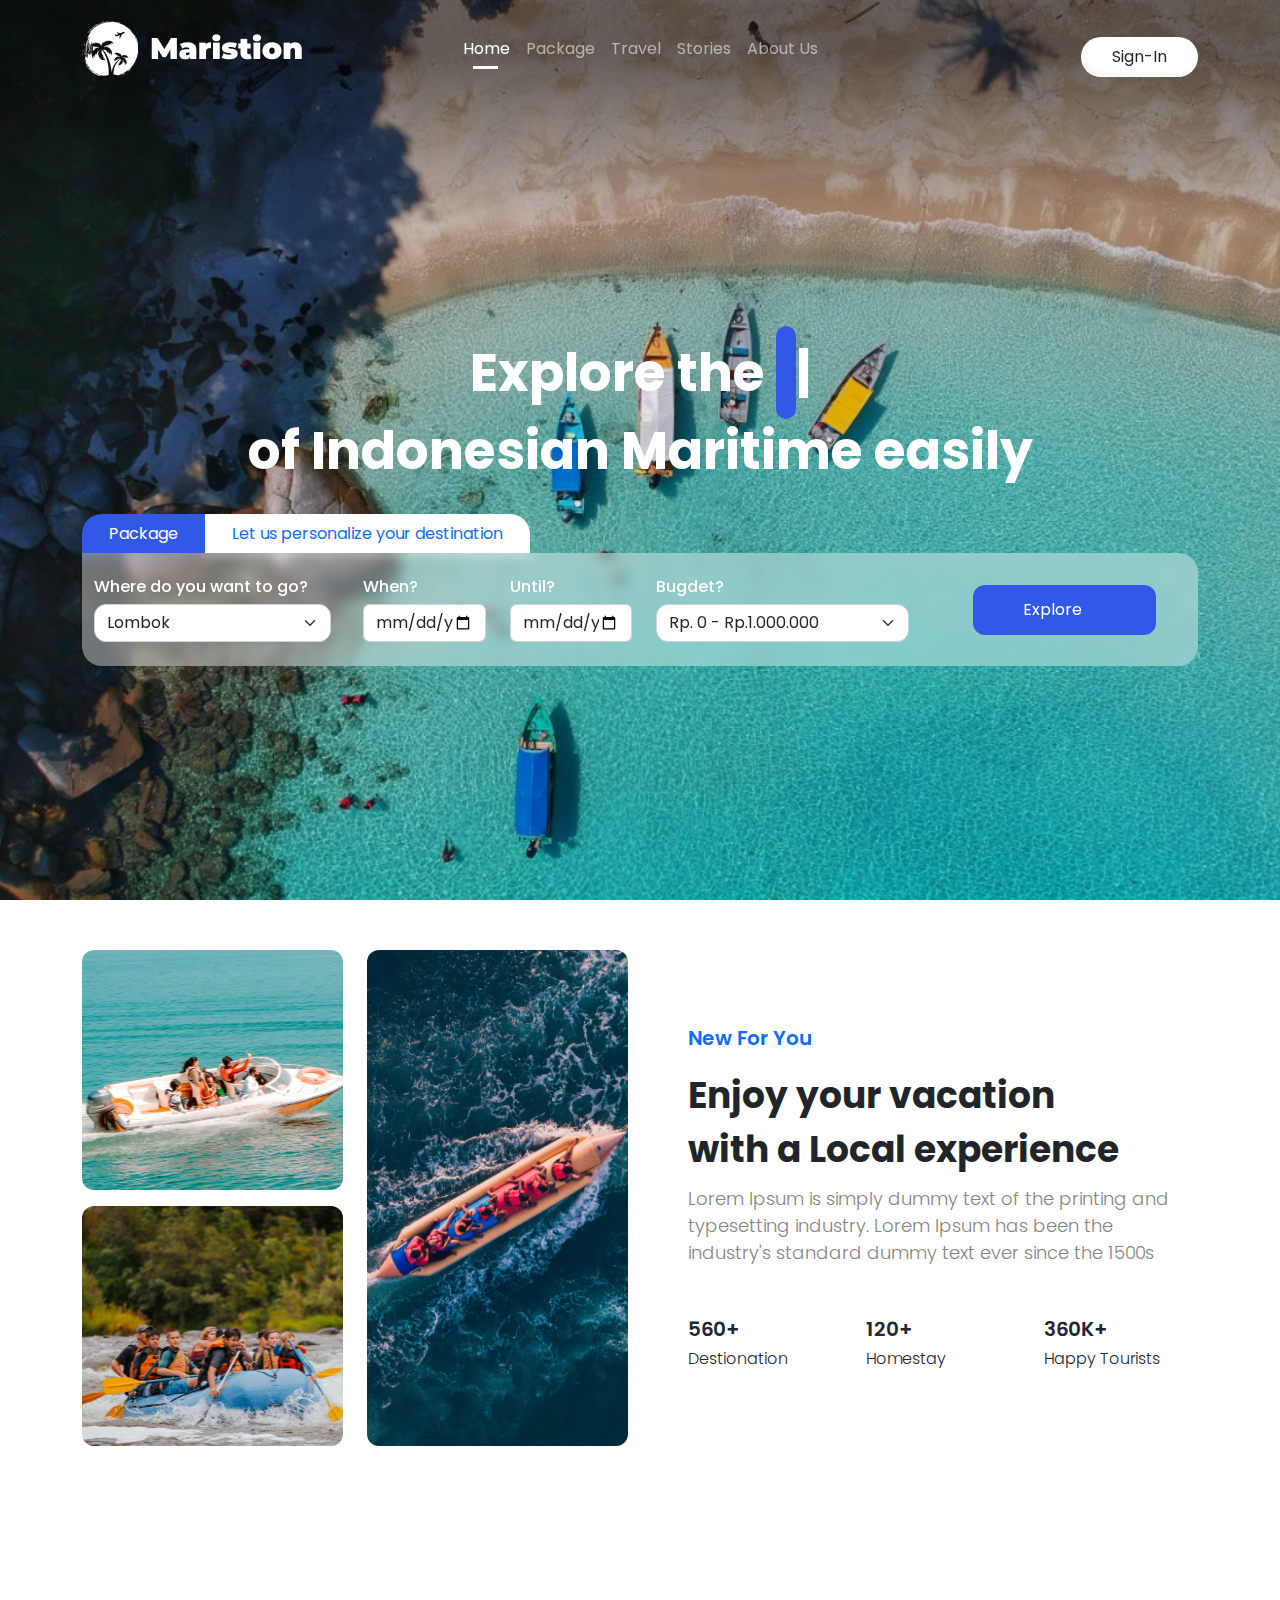
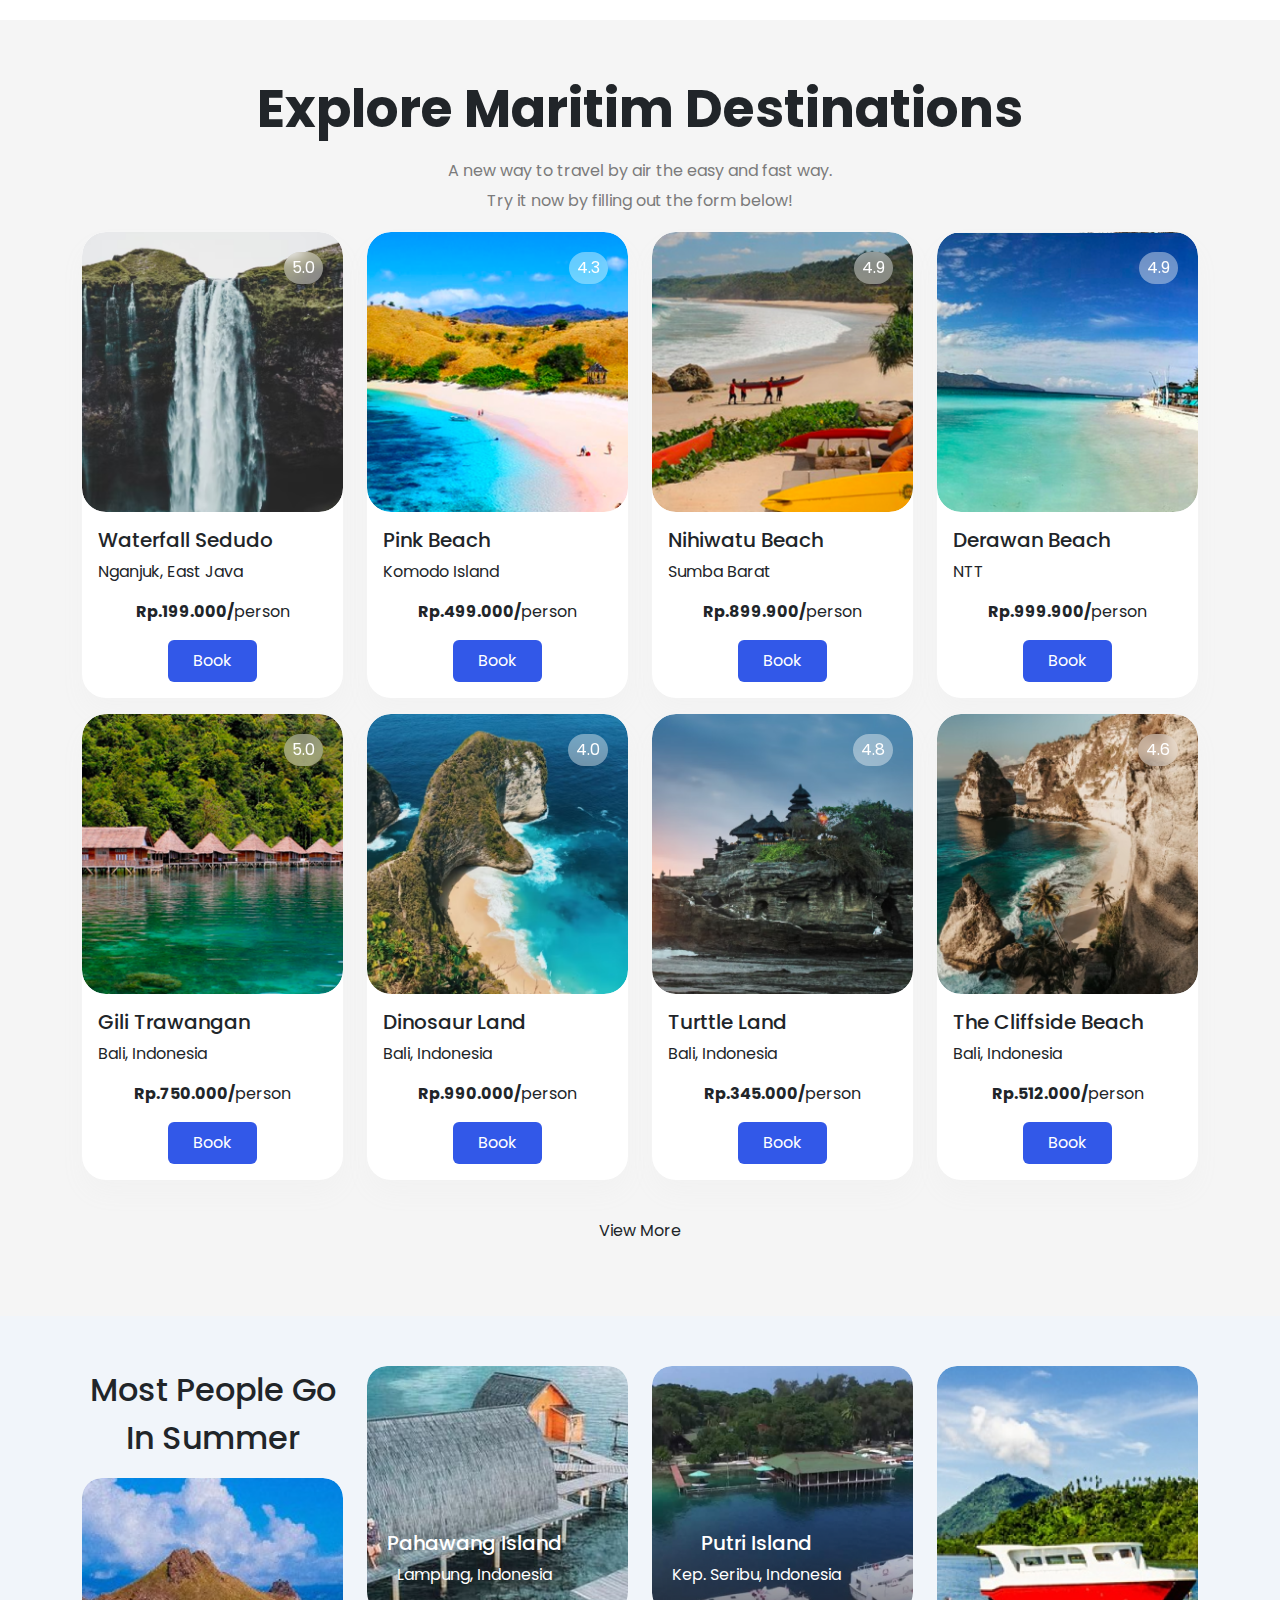
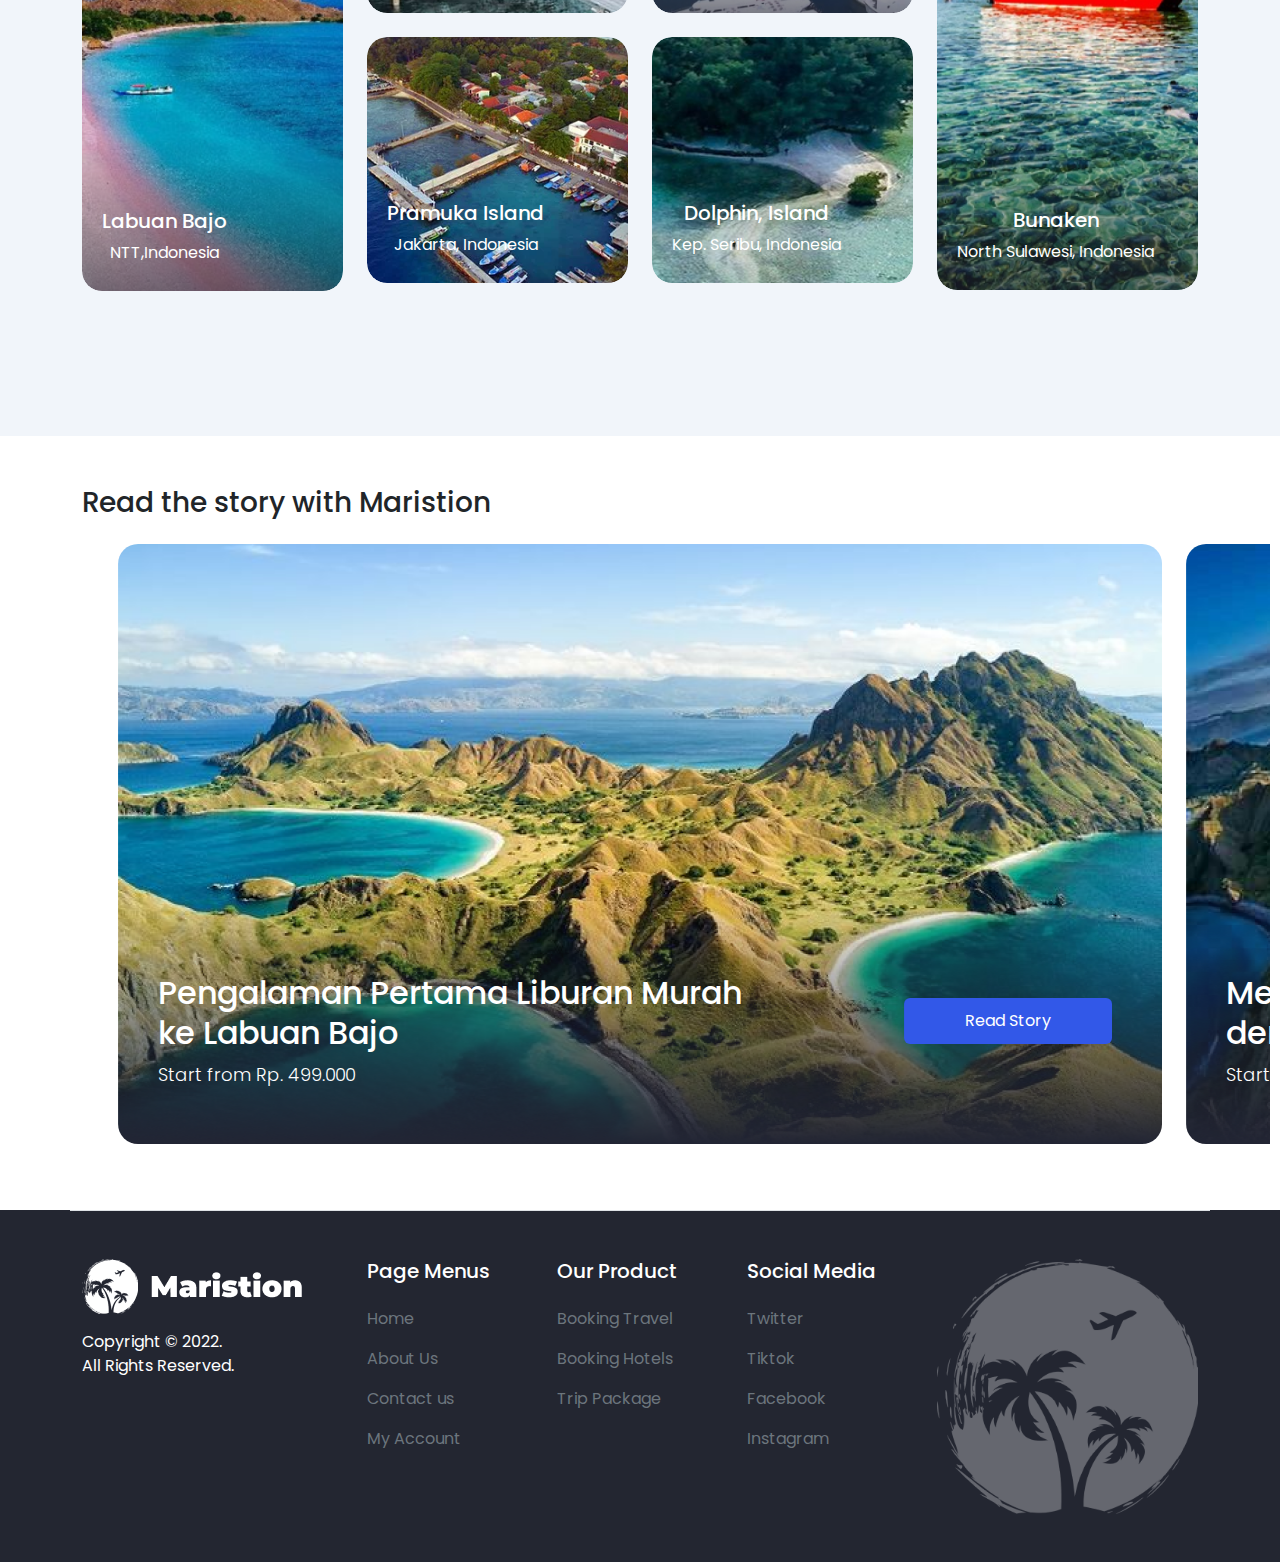
<file: index.html>
<!DOCTYPE html>
<html lang="en">
  <head>
    <meta charset="utf-8" />
    <meta name="viewport" content="width=device-width, initial-scale=1" />
    <title>Maristion</title>
    <link rel="icon" type="image/x-icon" href="assets/images/favicon.png" />
    <!-- BOOTSTRAP CSS -->
    <link rel="stylesheet" href="assets/bootstrap/bootstrap.min.css" />
    <!-- BOOTSTRAP CSS -->

    <!-- JQUERY -->
    <script src="assets/jquery/jquery.min.js"></script>

    <!-- JQUERY -->

    <!-- FLICITY -->
    <link rel="stylesheet" href="assets/flickity.min.css" />

    <!-- FLICITY -->

    <!-- TYPED JS -->
    <script src="assets/typed/typed.min.js"></script>
    <!-- TYPED JS -->

    <!-- FONT AWESOME -->
    <link
      rel="stylesheet"
      href="https://cdnjs.cloudflare.com/ajax/libs/font-awesome/6.2.0/css/all.min.css"
      integrity="sha512-xh6O/CkQoPOWDdYTDqeRdPCVd1SpvCA9XXcUnZS2FmJNp1coAFzvtCN9BmamE+4aHK8yyUHUSCcJHgXloTyT2A=="
      crossorigin="anonymous"
      referrerpolicy="no-referrer"
    />
    <!-- FONT AWESOME -->

    <!-- STYLE CUSTOM -->
    <link rel="stylesheet" href="assets/style.css" />
    <!-- STYLE CUSTOM -->
  </head>
  <body>
    <!-- NAVBAR -->
    <nav
      id="navbar"
      class="navbar navbar-dark navbar-expand-md py-3 justify-content-center fixed-top"
    >
      <div class="container">
        <a href="/" class="navbar-brand d-flex w-50 me-auto">
          <img
            src="assets/images/index/logo-white.png"
            alt="logo"
            class="img-fluid"
          />
        </a>
        <button
          class="navbar-toggler"
          type="button"
          data-bs-toggle="collapse"
          data-bs-target="#collapsingNavbar3"
        >
          <span class="navbar-toggler-icon"></span>
        </button>
        <div class="navbar-collapse collapse w-100" id="collapsingNavbar3">
          <ul class="navbar-nav w-100 justify-content-center">
            <li class="nav-item active">
              <a
                class="nav-link text-center button-underline text-md-start active"
                href="index.htmlr"
                >Home</a
              >
            </li>
            <li class="nav-item">
              <a
                class="nav-link text-center button-underline text-md-start"
                href="package.html"
                >Package</a
              >
            </li>
            <li class="nav-item">
              <a
                class="nav-link text-center button-underline text-md-start"
                href="travel.html"
                >Travel</a
              >
            </li>
            <li class="nav-item">
              <a
                class="nav-link text-center button-underline text-md-start"
                href="stories.html"
                >Stories</a
              >
            </li>
            <li class="nav-item">
              <a
                class="nav-link text-center button-underline text-md-start"
                href="about-us.html"
                >About Us</a
              >
            </li>
          </ul>
          <ul class="nav navbar-nav ms-auto w-100 justify-content-end">
            <li class="nav-item text-center text-md-center mt-3">
              <a href="#" class="btn btn-sign-in">Sign-In</a>
            </li>
          </ul>
        </div>
      </div>
    </nav>

    <main>
      <!-- SECTION 1: JUMBOTRON -->
      <section
        id="jumbotron"
        class="d-flex justify-content-center align-items-center"
      >
        <div class="container">
          <div class="row d-flex align-items-center">
            <div class="col-lg-12 text-center" style="margin-top: 100px">
              <h1 class="text-header text-white">
                Explore the <span class="text-type typing-2"> beauty| </span>
                <br />
                of Indonesian Maritime easily
              </h1>
            </div>
            <div class="col-lg-12 mt-3 d-none d-lg-block">
              <nav>
                <div class="nav nav-tabs" id="nav-tab" role="tablist">
                  <button
                    class="nav-link active"
                    id="nav-home-tab"
                    data-bs-toggle="tab"
                    data-bs-target="#nav-home"
                    type="button"
                    role="tab"
                    aria-controls="nav-home"
                    aria-selected="true"
                  >
                    Package
                  </button>
                  <button
                    class="nav-link"
                    id="nav-profile-tab"
                    data-bs-toggle="tab"
                    data-bs-target="#nav-profile"
                    type="button"
                    role="tab"
                    aria-controls="nav-profile"
                    aria-selected="false"
                  >
                    Let us personalize your destination
                  </button>
                </div>
              </nav>
              <div class="tab-content" id="nav-tabContent">
                <div
                  class="tab-pane fade show active"
                  id="nav-home"
                  role="tabpanel"
                  aria-labelledby="nav-home-tab"
                  tabindex="0"
                >
                  <div class="row">
                    <div class="col-lg-3 py-4 px-4">
                      <h6 class="text-white">Where do you want to go?</h6>
                      <select
                        class="form-select"
                        aria-label="Default select example"
                      >
                        <option selected>Lombok</option>
                        <option value="1">Komodo Island</option>
                        <option value="2">Banyuwangi</option>
                        <option value="3">Maluku</option>
                      </select>
                    </div>
                    <div class="col-lg-3 py-4 px-2">
                      <div class="row">
                        <div class="col-lg-6">
                          <h6 class="text-white">When?</h6>
                          <input
                            type="date"
                            class="form-control"
                            placeholder="10 Oct 2022"
                            id="exampleFormControlInput1"
                          />
                        </div>
                        <div class="col-lg-6">
                          <h6 class="text-white">Until?</h6>
                          <input
                            type="date"
                            class="form-control"
                            placeholder="10 Oct 2022"
                            id="exampleFormControlInput1"
                          />
                        </div>
                      </div>
                    </div>
                    <div class="col-lg-3 py-4 px-3">
                      <h6 class="text-white">Bugdet?</h6>
                      <select
                        class="form-select"
                        aria-label="Default select example"
                      >
                        <option selected>Rp. 0 - Rp.1.000.000</option>
                        <option value="1">Rp. 1.000.000 - Rp 2.000.000</option>
                        <option value="2">Rp. 3.000.000 - Rp 4.000.000</option>
                        <option value="3">>Rp. 5.000.000</option>
                      </select>
                    </div>
                    <div class="col-lg-3 py-4 px-5 d-flex align-items-center">
                      <a href="search.html" class="btn btn-explore">
                        Explore <i class="ms-4 fa fa-search"></i>
                      </a>
                    </div>
                  </div>
                </div>
                <div
                  class="tab-pane fade"
                  id="nav-profile"
                  role="tabpanel"
                  aria-labelledby="nav-profile-tab"
                  tabindex="0"
                >
                  <div class="row">
                    <div class="col-lg-3 py-4 px-4">
                      <h6 class="text-white">Choose your prefrence?</h6>
                      <select
                        class="form-select"
                        aria-label="Default select example"
                      >
                        <option selected>Adrenaline</option>
                        <option value="1">Healing</option>
                        <option value="2">Soft</option>
                      </select>
                    </div>
                    <div class="col-lg-3 py-4 px-2">
                      <h6 class="text-white">With who?</h6>
                      <select
                        class="form-select"
                        aria-label="Default select example"
                      >
                        <option selected>Best Friend</option>
                        <option value="1">Girlfriend</option>
                        <option value="2">Boyfriend</option>
                        <option value="3">Family</option>
                      </select>
                    </div>
                    <div class="col-lg-3 py-4 px-3">
                      <h6 class="text-white">
                        Bugdet <span style="font-size: 8px">/person</span> ?
                      </h6>
                      <select
                        class="form-select"
                        aria-label="Default select example"
                      >
                        <option selected>Rp. 0 - Rp.1.000.000</option>
                        <option value="1">Rp. 1.000.000 - Rp 2.000.000</option>
                        <option value="2">Rp. 3.000.000 - Rp 4.000.000</option>
                        <option value="3">>Rp. 5.000.000</option>
                      </select>
                    </div>
                    <div class="col-lg-3 py-4 px-5 d-flex align-items-center">
                      <a href="search.html" class="btn btn-explore">
                        Explore <i class="ms-4 fa fa-search"></i>
                      </a>
                    </div>
                  </div>
                </div>
              </div>
            </div>
            <div class="col-lg-12 mt-3 d-block d-lg-none">
              <nav>
                <div class="nav nav-tabs" id="nav-tab" role="tablist">
                  <button
                    class="nav-link active"
                    id="nav-home-tab2"
                    data-bs-toggle="tab"
                    data-bs-target="#nav-home2"
                    type="button"
                    role="tab"
                    aria-controls="nav-home2"
                    aria-selected="true"
                  >
                    Package
                  </button>
                  <button
                    class="nav-link"
                    id="nav-profile-tab2"
                    data-bs-toggle="tab"
                    data-bs-target="#nav-profile2"
                    type="button"
                    role="tab"
                    aria-controls="nav-profile2"
                    aria-selected="false"
                  >
                    Personalize
                  </button>
                </div>
              </nav>
              <div class="tab-content" id="nav-tabContent">
                <div
                  class="tab-pane fade show active"
                  id="nav-home2"
                  role="tabpanel"
                  aria-labelledby="nav-home-tab2"
                  tabindex="0"
                >
                  <div class="row p-4">
                    <div class="col-lg-3 mt-3">
                      <h6 class="text-white">Where do you want to go?</h6>
                      <select
                        class="form-select"
                        aria-label="Default select example"
                      >
                        <option selected>Lombok</option>
                        <option value="1">Komodo Island</option>
                        <option value="2">Banyuwangi</option>
                        <option value="3">Maluku</option>
                      </select>
                    </div>
                    <div class="col-lg-3">
                      <div class="row">
                        <div class="col-lg-6 mt-3">
                          <h6 class="text-white">When?</h6>
                          <input
                            type="date"
                            class="form-control"
                            placeholder="10 Oct 2022"
                            id="exampleFormControlInput1"
                          />
                        </div>
                        <div class="col-lg-6 mt-3">
                          <h6 class="text-white">Until?</h6>
                          <input
                            type="date"
                            class="form-control"
                            placeholder="10 Oct 2022"
                            id="exampleFormControlInput1"
                          />
                        </div>
                      </div>
                    </div>
                    <div class="col-lg-3 mt-3">
                      <h6 class="text-white">Bugdet?</h6>
                      <select
                        class="form-select"
                        aria-label="Default select example"
                      >
                        <option selected>Rp. 0 - Rp.1.000.000</option>
                        <option value="1">Rp. 1.000.000 - Rp 2.000.000</option>
                        <option value="2">Rp. 3.000.000 - Rp 4.000.000</option>
                        <option value="3">>Rp. 5.000.000</option>
                      </select>
                    </div>
                    <div class="col-lg-3 mt-3 d-flex align-items-center">
                      <button class="btn btn-explore">
                        Explore <i class="ms-4 fa fa-search"></i>
                      </button>
                    </div>
                  </div>
                </div>
                <div
                  class="tab-pane fade"
                  id="nav-profile2"
                  role="tabpanel"
                  aria-labelledby="nav-profile-tab2"
                  tabindex="0"
                >
                  <div class="row p-4">
                    <div class="col-lg-3 mt-3">
                      <h6 class="text-white">Choose your prefrence?</h6>
                      <select
                        class="form-select"
                        aria-label="Default select example"
                      >
                        <option selected>Adrenaline</option>
                        <option value="1">Healing</option>
                        <option value="2">Soft</option>
                      </select>
                    </div>
                    <div class="col-md-3 mt-3">
                      <h6 class="text-white">With who?</h6>
                      <select
                        class="form-select"
                        aria-label="Default select example"
                      >
                        <option selected>Best Friend</option>
                        <option value="1">Girlfriend</option>
                        <option value="2">Boyfriend</option>
                        <option value="3">Family</option>
                      </select>
                    </div>
                    <div class="col-md-3 mt-3">
                      <h6 class="text-white">
                        Bugdet <span style="font-size: 8px">/person</span> ?
                      </h6>
                      <select
                        class="form-select"
                        aria-label="Default select example"
                      >
                        <option selected>Rp. 0 - Rp.1.000.000</option>
                        <option value="1">Rp. 1.000.000 - Rp 2.000.000</option>
                        <option value="2">Rp. 3.000.000 - Rp 4.000.000</option>
                        <option value="3">>Rp. 5.000.000</option>
                      </select>
                    </div>
                    <div class="col-md-3 mt-3 d-flex align-items-center">
                      <button class="btn btn-explore">
                        Explore <i class="ms-4 fa fa-search"></i>
                      </button>
                    </div>
                  </div>
                </div>
              </div>
            </div>
          </div>
        </div>
      </section>

      <!-- SECTION 2: NEW FOR YOU -->
      <section id="new-for-you">
        <div class="container">
          <div class="row d-flex align-items-center">
            <div class="col-md-6 order-2 order-md-1">
              <div class="row">
                <div class="col-md-6">
                  <div class="d-flex flex-column">
                    <div
                      class="img-product mb-3"
                      style="
                        background-image: url('./assets/images/index/jetski.png');
                        height: 240px;
                      "
                    >
                      <div
                        class="overlay-black d-flex align-items-center justify-content-center"
                      >
                        <h1>Jetski</h1>
                      </div>
                    </div>
                    <div
                      class="img-product d-flex align-items-center justify-content-center"
                      style="
                        background-image: url('./assets/images/index/rafting.png');
                        height: 240px;
                      "
                    >
                      <div
                        class="overlay-black d-flex align-items-center justify-content-center"
                      >
                        <h1>Rafting</h1>
                      </div>
                    </div>
                  </div>
                </div>
                <div class="col-md-6">
                  <div
                    class="img-product banana d-flex align-items-center justify-content-center"
                    style="
                      background-image: url('./assets/images/index/banana-boat.png');
                      min-height: 240px;
                    "
                  >
                    <div
                      class="overlay-black d-flex align-items-center justify-content-center"
                    >
                      <h1>Banana Boat</h1>
                    </div>
                  </div>
                </div>
              </div>
            </div>
            <div class="col-md-6 ps-5 order-1 order-md-2">
              <p class="fs-5 text-primary text-sub-header">New For You</p>
              <h1 class="text-header">
                Enjoy your vacation <br />
                with a Local experience
              </h1>
              <p class="text-description">
                Lorem Ipsum is simply dummy text of the printing and typesetting
                industry. Lorem Ipsum has been the industry's standard dummy
                text ever since the 1500s
              </p>
              <div class="row mt-5">
                <div class="col">
                  <span class="sub">560+</span>
                  <br />
                  <span class="sub-2 text-description">Destionation</span>
                </div>
                <div class="col">
                  <span class="sub">120+</span>
                  <br />
                  <span class="sub-2 text-description">Homestay</span>
                </div>
                <div class="col">
                  <span class="sub">360K+</span>
                  <br />
                  <span class="sub-2 text-description">Happy Tourists</span>
                </div>
              </div>
            </div>
          </div>
        </div>
      </section>

      <!-- SECTION 3: EXPLORE MARITIM -->
      <section id="explore-maritim">
        <div class="container">
          <div class="row">
            <div class="col-md-12 text-center">
              <h1 class="text-header">Explore Maritim Destinations</h1>
              <p class="text-sub-header">
                A new way to travel by air the easy and fast way. <br />
                Try it now by filling out the form below!
              </p>
            </div>
            <div class="col-md-12">
              <div class="row">
                <div class="col-md-6 col-lg-3 mb-3">
                  <div class="card">
                    <div class="image-container">
                      <img
                        src="assets/images/index/waterfal.png"
                        class="card-img-top"
                        alt="waterfall"
                      />
                      <span class="rating px-2 py-1 text-white">
                        <i class="fa text-orange fa-star"></i> 5.0
                      </span>
                    </div>

                    <div class="card-body">
                      <h5 class="card-title">Waterfall Sedudo</h5>
                      <p class="card-text">Nganjuk, East Java</p>
                      <div
                        class="row d-flex align-items-center justify-content-center"
                      >
                        <div class="col text-center">
                          <p><span class="fw-bold">Rp.199.000/</span>person</p>
                        </div>
                        <div class="col text-center">
                          <a href="detail-place.html" class="btn btn-book">
                            Book
                          </a>
                        </div>
                      </div>
                    </div>
                  </div>
                </div>
                <div class="col-md-6 col-lg-3 mb-3">
                  <div class="card">
                    <div class="image-container">
                      <img
                        src="assets/images/index/Mask group.png"
                        class="card-img-top"
                        alt="waterfall"
                      />
                      <span class="rating px-2 py-1 text-white">
                        <i class="fa text-orange fa-star"></i> 4.3
                      </span>
                    </div>

                    <div class="card-body">
                      <h5 class="card-title">Pink Beach</h5>
                      <p class="card-text">Komodo Island</p>
                      <div
                        class="row d-flex align-items-center justify-content-center"
                      >
                        <div class="col text-center">
                          <p><span class="fw-bold">Rp.499.000/</span>person</p>
                        </div>
                        <div class="col text-center">
                          <a href="detail-place.html" class="btn btn-book">
                            Book
                          </a>
                        </div>
                      </div>
                    </div>
                  </div>
                </div>
                <div class="col-md-6 col-lg-3 mb-3">
                  <div class="card">
                    <div class="image-container">
                      <img
                        src="assets/images/index/Mask group-1.png"
                        class="card-img-top"
                        alt="waterfall"
                      />
                      <span class="rating px-2 py-1 text-white">
                        <i class="fa text-orange fa-star"></i> 4.9
                      </span>
                    </div>

                    <div class="card-body">
                      <h5 class="card-title">Nihiwatu Beach</h5>
                      <p class="card-text">Sumba Barat</p>
                      <div
                        class="row d-flex align-items-center justify-content-center"
                      >
                        <div class="col text-center">
                          <p><span class="fw-bold">Rp.899.900/</span>person</p>
                        </div>
                        <div class="col text-center">
                          <a href="detail-place.html" class="btn btn-book">
                            Book
                          </a>
                        </div>
                      </div>
                    </div>
                  </div>
                </div>
                <div class="col-md-6 col-lg-3 mb-3">
                  <div class="card">
                    <div class="image-container">
                      <img
                        src="assets/images/index/Mask group-2.png"
                        class="card-img-top"
                        alt="waterfall"
                      />
                      <span class="rating px-2 py-1 text-white">
                        <i class="fa text-orange fa-star"></i> 4.9
                      </span>
                    </div>

                    <div class="card-body">
                      <h5 class="card-title">Derawan Beach</h5>
                      <p class="card-text">NTT</p>
                      <div
                        class="row d-flex align-items-center justify-content-center"
                      >
                        <div class="col text-center">
                          <p><span class="fw-bold">Rp.999.900/</span>person</p>
                        </div>
                        <div class="col text-center">
                          <a href="detail-place.html" class="btn btn-book">
                            Book
                          </a>
                        </div>
                      </div>
                    </div>
                  </div>
                </div>
                <div class="col-md-6 col-lg-3 mb-3">
                  <div class="card">
                    <div class="image-container">
                      <img
                        src="assets/images/index/Mask group-3.png"
                        class="card-img-top"
                        alt="waterfall"
                      />
                      <span class="rating px-2 py-1 text-white">
                        <i class="fa text-orange fa-star"></i> 5.0
                      </span>
                    </div>

                    <div class="card-body">
                      <h5 class="card-title">Gili Trawangan</h5>
                      <p class="card-text">Bali, Indonesia</p>
                      <div
                        class="row d-flex align-items-center justify-content-center"
                      >
                        <div class="col text-center">
                          <p><span class="fw-bold">Rp.750.000/</span>person</p>
                        </div>
                        <div class="col text-center">
                          <a href="detail-place.html" class="btn btn-book">
                            Book
                          </a>
                        </div>
                      </div>
                    </div>
                  </div>
                </div>
                <div class="col-md-6 col-lg-3 mb-3">
                  <div class="card">
                    <div class="image-container">
                      <img
                        src="assets/images/index/Mask group-4.png"
                        class="card-img-top"
                        alt="waterfall"
                      />
                      <span class="rating px-2 py-1 text-white">
                        <i class="fa text-orange fa-star"></i> 4.0
                      </span>
                    </div>

                    <div class="card-body">
                      <h5 class="card-title">Dinosaur Land</h5>
                      <p class="card-text">Bali, Indonesia</p>
                      <div
                        class="row d-flex align-items-center justify-content-center"
                      >
                        <div class="col text-center">
                          <p><span class="fw-bold">Rp.990.000/</span>person</p>
                        </div>
                        <div class="col text-center">
                          <a href="detail-place.html" class="btn btn-book">
                            Book
                          </a>
                        </div>
                      </div>
                    </div>
                  </div>
                </div>
                <div class="col-md-6 col-lg-3 mb-3">
                  <div class="card">
                    <div class="image-container">
                      <img
                        src="assets/images/index/Mask group-5.png"
                        class="card-img-top"
                        alt="waterfall"
                      />
                      <span class="rating px-2 py-1 text-white">
                        <i class="fa text-orange fa-star"></i> 4.8
                      </span>
                    </div>

                    <div class="card-body">
                      <h5 class="card-title">Turttle Land</h5>
                      <p class="card-text">Bali, Indonesia</p>
                      <div
                        class="row d-flex align-items-center justify-content-center"
                      >
                        <div class="col text-center">
                          <p><span class="fw-bold">Rp.345.000/</span>person</p>
                        </div>
                        <div class="col text-center">
                          <a href="detail-place.html" class="btn btn-book">
                            Book
                          </a>
                        </div>
                      </div>
                    </div>
                  </div>
                </div>
                <div class="col-md-6 col-lg-3 mb-3">
                  <div class="card">
                    <div class="image-container">
                      <img
                        src="assets/images/index/Mask group-6.png"
                        class="card-img-top"
                        alt="waterfall"
                      />
                      <span class="rating px-2 py-1 text-white">
                        <i class="fa text-orange fa-star"></i> 4.6
                      </span>
                    </div>

                    <div class="card-body">
                      <h5 class="card-title">The Cliffside Beach</h5>
                      <p class="card-text">Bali, Indonesia</p>
                      <div
                        class="row d-flex align-items-center justify-content-center"
                      >
                        <div class="col text-center">
                          <p><span class="fw-bold">Rp.512.000/</span>person</p>
                        </div>
                        <div class="col text-center">
                          <a href="detail-place.html" class="btn btn-book">
                            Book
                          </a>
                        </div>
                      </div>
                    </div>
                  </div>
                </div>
              </div>
            </div>
            <div class="col-md-12 text-center">
              <a href="#" class="btn text-center my-3">View More</a>
            </div>
          </div>
        </div>
      </section>

      <!-- SECTION 4: MOST PEOPLE GO -->
      <section id="most-people-go">
        <div class="container">
          <div class="row">
            <div class="col-md-3 mb-3 text-center">
              <h3 class="mb-3 text-header">
                Most People Go <br />
                In Summer
              </h3>
              <div class="img-container">
                <img
                  src="assets/images/index/labuan-bajo.png"
                  alt="labuan-baju"
                  class="img-fluid"
                />
                <div class="text-lokasi">
                  <h5 class="text-white">Labuan Bajo</h5>
                  <p class="text-white">NTT,Indonesia</p>
                </div>
              </div>
            </div>
            <div class="col-md-3 mb-3 text-center d-flex flex-column">
              <div class="img-container">
                <img
                  src="assets/images/index/pahawang.png"
                  alt="labuan-baju"
                  class="img-fluid"
                />
                <div class="text-lokasi">
                  <h5 class="text-white">Pahawang Island</h5>
                  <p class="text-white">Lampung, Indonesia</p>
                </div>
              </div>
              <div class="img-container mt-4">
                <img
                  src="assets/images/index/pic-1.png"
                  alt="labuan-baju"
                  class="img-fluid"
                />
                <div class="text-lokasi">
                  <h5 class="text-white">Pramuka Island</h5>
                  <p class="text-white">Jakarta, Indonesia</p>
                </div>
              </div>
            </div>
            <div class="col-md-3 mb-3 text-center d-flex flex-column">
              <div class="img-container">
                <img
                  src="assets/images/index/pic.png"
                  alt="labuan-baju"
                  class="img-fluid"
                />
                <div class="text-lokasi">
                  <h5 class="text-white">Putri Island</h5>
                  <p class="text-white">Kep. Seribu, Indonesia</p>
                </div>
              </div>
              <div class="img-container mt-4">
                <img
                  src="assets/images/index/pic-2.png"
                  alt="labuan-baju"
                  class="img-fluid"
                />
                <div class="text-lokasi">
                  <h5 class="text-white">Dolphin, Island</h5>
                  <p class="text-white">Kep. Seribu, Indonesia</p>
                </div>
              </div>
            </div>
            <div class="col-md-3 mb-3 text-center">
              <div class="img-container">
                <img
                  src="assets/images/index/bunaken.png"
                  alt="labuan-baju"
                  class="img-fluid"
                />
                <div class="text-lokasi">
                  <h5 class="text-white">Bunaken</h5>
                  <p class="text-white">North Sulawesi, Indonesia</p>
                </div>
              </div>
            </div>
          </div>
        </div>
      </section>

      <section id="story">
        <div class="container">
          <div class="row">
            <div class="col-md-12">
              <h3>Read the story with Maristion</h3>
            </div>
          </div>
        </div>

        <div class="carousel my-3 flickity-index">
          <div class="carousel-cell ms-4">
            <div class="img-container">
              <img
                src="assets/images/stories/Frame 1364.png"
                alt="berita"
                class="img-fluid"
              />
              <div class="text-keterangan position-absolute text-white">
                <h4>
                  Pengalaman Pertama Liburan Murah<br />
                  ke Labuan Bajo
                </h4>
                <p>Start from Rp. 499.000</p>
              </div>
              <a
                href="detail-blog.html"
                class="btn btn-readstory text-white position-absolute"
                >Read Story</a
              >
            </div>
          </div>
          <div class="carousel-cell ms-4">
            <div class="img-container">
              <img
                src="assets/images/stories/Frame 1365.png"
                alt="berita"
                class="img-fluid"
              />
              <div class="text-keterangan position-absolute text-white">
                <h4>
                  Menikmati Indahnya Labuan Bajo<br />
                  dengan paket murah Maristion
                </h4>
                <p>Start from Rp. 499.900</p>
              </div>
              <a
                href="detail-blog.html"
                class="btn btn-readstory text-white position-absolute"
                >Read Story</a
              >
            </div>
          </div>
          <div class="carousel-cell ms-4">
            <div class="img-container">
              <img
                src="assets/images/stories/Frame 1366.png"
                alt="berita"
                class="img-fluid"
              />
              <div class="text-keterangan position-absolute text-white">
                <h4>
                  Labuan Bajo + Senja + Maristion =<br />
                  Surga Dunia
                </h4>
                <p>Start from Rp. 999.999</p>
              </div>
              <a
                href="detail-blog.html"
                class="btn btn-readstory text-white position-absolute"
                >Read Story</a
              >
            </div>
          </div>
          <div class="carousel-cell ms-4">
            <div class="img-container">
              <img
                src="assets/images/stories/Frame 1367.png"
                alt="berita"
                class="img-fluid"
              />
              <div class="text-keterangan position-absolute text-white">
                <h4>
                  Menikmati Indahnya Labuan bajo<br />
                  Dari atas oke, dari bawah juga oke
                </h4>
                <p>Start from Rp. 1.499.999</p>
              </div>
              <a
                href="detail-blog.html"
                class="btn btn-readstory text-white position-absolute"
                >Read Story</a
              >
            </div>
          </div>
          <div class="carousel-cell ms-4">
            <div class="img-container">
              <img
                src="assets/images/stories/Frame 1369.png"
                alt="berita"
                class="img-fluid"
              />
              <div class="text-keterangan position-absolute text-white">
                <h4>
                  Melihat Komodo Pertama Kali<br />
                  di Pulau Komodo
                </h4>
                <p>Start from Rp. 999.900</p>
              </div>
              <a href="#" class="btn btn-readstory text-white position-absolute"
                >Read Story</a
              >
            </div>
          </div>
          <div class="carousel-cell ms-4">
            <div class="img-container">
              <img
                src="assets/images/stories/Frame 1370.png"
                alt="berita"
                class="img-fluid"
              />
              <div class="text-keterangan position-absolute text-white">
                <h4>
                  Foto - Foto bersama Cicak Jumbo<br />
                  Bersama Keluarga
                </h4>
                <p>Start from Rp. 499.900</p>
              </div>
              <a href="#" class="btn btn-readstory text-white position-absolute"
                >Read Story</a
              >
            </div>
          </div>
          <div class="carousel-cell ms-4">
            <div class="img-container">
              <img
                src="assets/images/stories/Frame 1371.png"
                alt="berita"
                class="img-fluid"
              />
              <div class="text-keterangan position-absolute text-white">
                <h4>
                  Ternyata Selain Komodo, disini View <br />
                  Indah Banget
                </h4>
                <p>Start from Rp. 730,000</p>
              </div>
              <a href="#" class="btn btn-readstory text-white position-absolute"
                >Read Story</a
              >
            </div>
          </div>
          <div class="carousel-cell ms-4">
            <div class="img-container">
              <img
                src="assets/images/stories/Frame 1374.png"
                alt="berita"
                class="img-fluid"
              />
              <div class="text-keterangan position-absolute text-white">
                <h4>
                  Berlayar Sambil Melihat Terumbu Karang<br />
                  di Bunaken
                </h4>
                <p>Start from Rp. 499.000</p>
              </div>
              <a href="#" class="btn btn-readstory text-white position-absolute"
                >Read Story</a
              >
            </div>
          </div>
          <div class="carousel-cell ms-4">
            <div class="img-container">
              <img
                src="assets/images/stories/Frame 1375.png"
                alt="berita"
                class="img-fluid"
              />
              <div class="text-keterangan position-absolute text-white">
                <h4>
                  Mancing dan Melihat Indahnya<br />
                  Bunaken dengan Paket Murah Maristion
                </h4>
                <p>Start from Rp. 499.900</p>
              </div>
              <a href="#" class="btn btn-readstory text-white position-absolute"
                >Read Story</a
              >
            </div>
          </div>
          <div class="carousel-cell ms-4">
            <div class="img-container">
              <img
                src="assets/images/stories/Frame 1376.png"
                alt="berita"
                class="img-fluid"
              />
              <div class="text-keterangan position-absolute text-white">
                <h4>
                  Indahnya Dunia Laut Bunaken<br />
                  dengan Maristion
                </h4>
                <p>Start from Rp. 1.199.000</p>
              </div>
              <a href="#" class="btn btn-readstory text-white position-absolute"
                >Read Story</a
              >
            </div>
          </div>
          <div class="carousel-cell ms-4">
            <div class="img-container">
              <img
                src="assets/images/stories/Frame 1377.png"
                alt="berita"
                class="img-fluid"
              />
              <div class="text-keterangan position-absolute text-white">
                <h4>
                  Liburan Murah dengan Maristion<br />
                  di Bunaken
                </h4>
                <p>Start from Rp. 999,000</p>
              </div>
              <a href="#" class="btn btn-readstory text-white position-absolute"
                >Read Story</a
              >
            </div>
          </div>
        </div>
      </section>
    </main>

    <footer>
      <div class="container pb-5">
        <div class="">
          <footer class="row pt-5 border-top">
            <div class="col-md-3 text-center text-md-start">
              <a
                href="/"
                class="d-flex align-items-center d-none d-md-block mb-3 link-dark text-decoration-none"
              >
                <img
                  src="assets/images/index/logo-white.png"
                  alt="logo"
                  class="img-fluid"
                />
              </a>
              <p class="text-white">
                Copyright © 2022. <br />
                All Rights Reserved.
              </p>
            </div>

            <div class="col-md-2 text-center text-md-start">
              <h5 class="text-white mb-4">Page Menus</h5>
              <ul class="nav flex-column">
                <li class="nav-item mb-3">
                  <a href="/" class="nav-link p-0 text-muted">Home</a>
                </li>
                <li class="nav-item mb-3">
                  <a href="about-us" class="nav-link p-0 text-muted"
                    >About Us</a
                  >
                </li>
                <li class="nav-item mb-3">
                  <a href="#" class="nav-link p-0 text-muted">Contact us</a>
                </li>
                <li class="nav-item mb-3">
                  <a href="#" class="nav-link p-0 text-muted">My Account</a>
                </li>
              </ul>
            </div>
            <div class="col-md-2 text-center text-md-start">
              <h5 class="text-white mb-4">Our Product</h5>
              <ul class="nav flex-column">
                <li class="nav-item mb-3">
                  <a href="travel.html" class="nav-link p-0 text-muted"
                    >Booking Travel</a
                  >
                </li>
                <li class="nav-item mb-3">
                  <a href="package.html" class="nav-link p-0 text-muted"
                    >Booking Hotels</a
                  >
                </li>
                <li class="nav-item mb-3">
                  <a href="package.html" class="nav-link p-0 text-muted"
                    >Trip Package</a
                  >
                </li>
              </ul>
            </div>
            <div class="col-md-2 text-center text-md-start">
              <h5 class="text-white mb-4">Social Media</h5>
              <ul class="nav flex-column">
                <li class="nav-item mb-3">
                  <a href="#" class="nav-link p-0 text-muted">Twitter</a>
                </li>
                <li class="nav-item mb-3">
                  <a href="#" class="nav-link p-0 text-muted">Tiktok</a>
                </li>
                <li class="nav-item mb-3">
                  <a href="#" class="nav-link p-0 text-muted">Facebook</a>
                </li>
                <li class="nav-item mb-3">
                  <a href="#" class="nav-link p-0 text-muted">Instagram</a>
                </li>
              </ul>
            </div>
            <div class="col-md-3 text-center text-md-start">
              <img
                src="assets/images/index/footer.png"
                alt=""
                class="img-fluid d-none d-md-block"
              />
            </div>
          </footer>
        </div>
      </div>
    </footer>

    <!-- SCRIPT BOOTSTRAP -->
    <script src="assets/bootstrap/bootsrap.bundle.min.js"></script>

    <!-- SCRIPT BOOTSTRAP -->
    <script src="assets/flicity-js.pkgd.min.js"></script>

    <script>
      $(document).ready(function () {
        $(".flickity-index").flickity({
          autoPlay: true,
          prevNextButtons: false,
          pageDots: false,
        });
      });
    </script>

    <!-- CUSTOM SCRIPT -->
    <script src="assets/script.js"></script>
    <!-- CUSTOM SCRIPT -->
  </body>
</html>
</file>
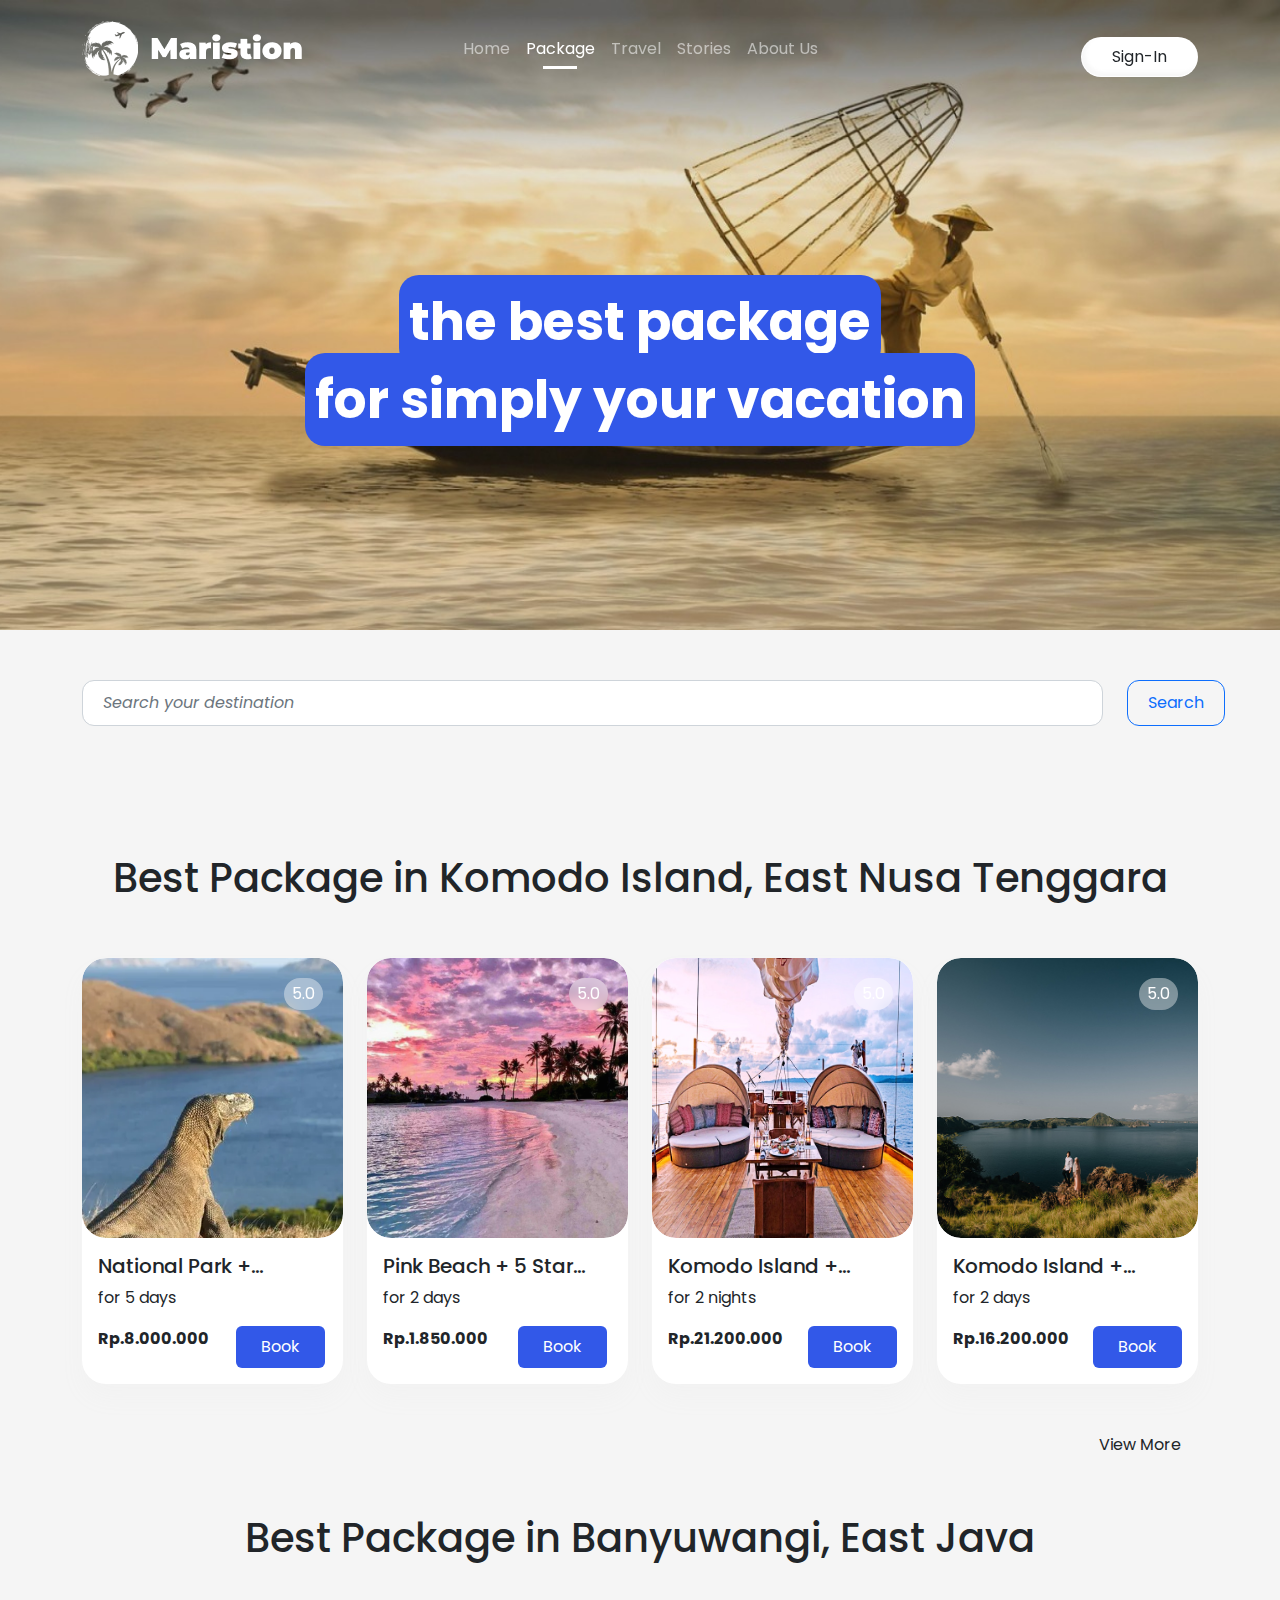
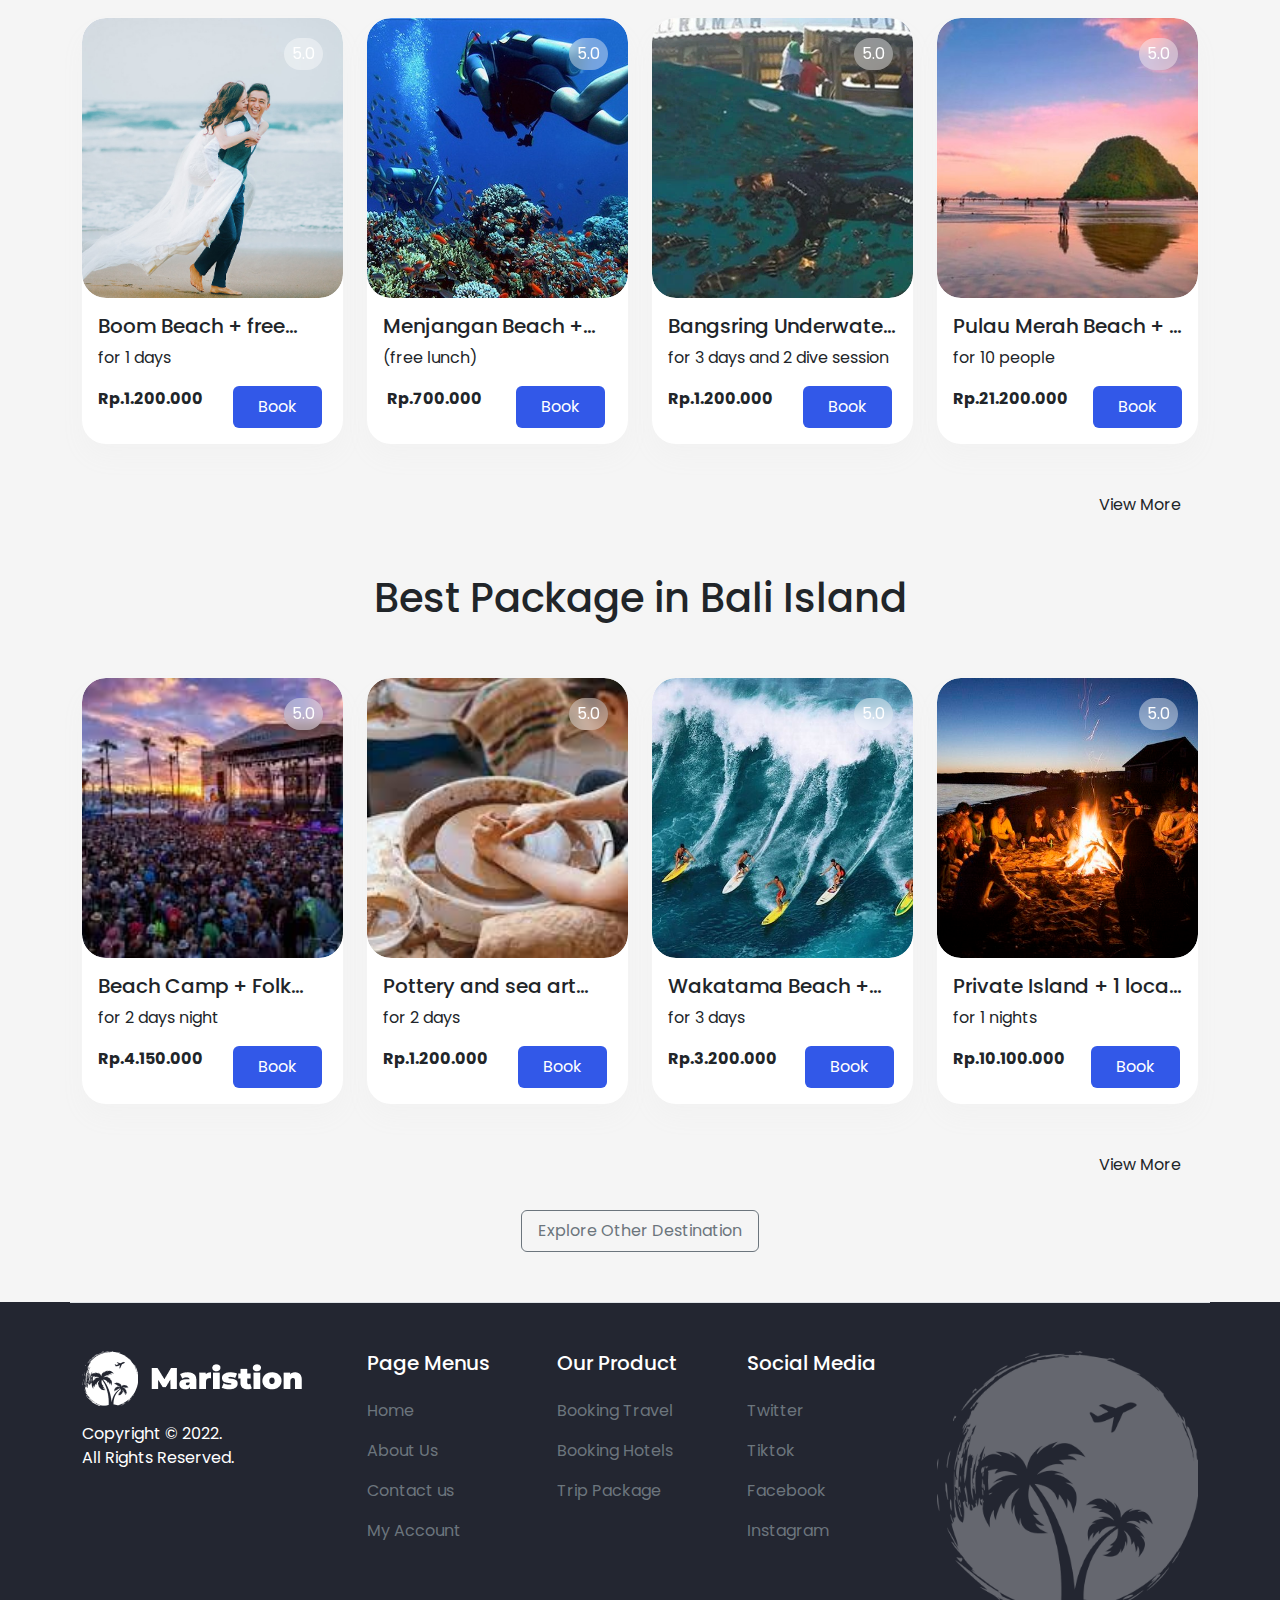
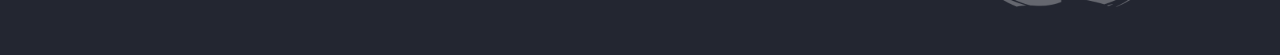
<file: package.html>
<!DOCTYPE html>
<html lang="en">
  <head>
    <meta charset="utf-8" />
    <meta name="viewport" content="width=device-width, initial-scale=1" />
    <title>Maristion</title>
    <link rel="icon" type="image/x-icon" href="assets/images/favicon.png" />

    <!-- BOOTSTRAP CSS -->
    <link rel="stylesheet" href="assets/bootstrap/bootstrap.min.css" />
    <!-- BOOTSTRAP CSS -->

    <!-- JQUERY -->
    <script src="assets/jquery/jquery.min.js"></script>

    <!-- JQUERY -->

    <!-- FLICITY -->
    <link rel="stylesheet" href="assets/flickity.min.css" />
    <script src="assets/flicity-js.pkgd.min.js"></script>

    <!-- FLICITY -->

    <!-- TYPED JS -->
    <script src="assets/typed/typed.min.js"></script>
    <!-- TYPED JS -->

    <!-- FONT AWESOME -->
    <link
      rel="stylesheet"
      href="https://cdnjs.cloudflare.com/ajax/libs/font-awesome/6.2.0/css/all.min.css"
      integrity="sha512-xh6O/CkQoPOWDdYTDqeRdPCVd1SpvCA9XXcUnZS2FmJNp1coAFzvtCN9BmamE+4aHK8yyUHUSCcJHgXloTyT2A=="
      crossorigin="anonymous"
      referrerpolicy="no-referrer"
    />
    <!-- FONT AWESOME -->

    <!-- STYLE CUSTOM -->
    <link rel="stylesheet" href="assets/style.css" />
    <!-- STYLE CUSTOM -->
  </head>
  <body>
    <!-- NAVBAR -->
    <nav
      id="navbar"
      class="navbar navbar-dark navbar-expand-md py-3 justify-content-center fixed-top"
    >
      <div class="container">
        <a href="/" class="navbar-brand d-flex w-50 me-auto">
          <img
            src="assets/images/index/logo-white.png"
            alt="logo"
            class="img-fluid"
          />
        </a>
        <button
          class="navbar-toggler"
          type="button"
          data-bs-toggle="collapse"
          data-bs-target="#collapsingNavbar3"
        >
          <span class="navbar-toggler-icon"></span>
        </button>
        <div class="navbar-collapse collapse w-100" id="collapsingNavbar3">
          <ul class="navbar-nav w-100 justify-content-center">
            <li class="nav-item active">
              <a
                class="nav-link text-center button-underline text-md-start"
                href="index.html"
                >Home</a
              >
            </li>
            <li class="nav-item">
              <a
                class="nav-link text-center button-underline text-md-start active"
                href="package.html"
                >Package</a
              >
            </li>
            <li class="nav-item">
              <a
                class="nav-link text-center button-underline text-md-start"
                href="travel.html"
                >Travel</a
              >
            </li>
            <li class="nav-item">
              <a
                class="nav-link text-center button-underline text-md-start"
                href="stories.html"
                >Stories</a
              >
            </li>
            <li class="nav-item">
              <a
                class="nav-link text-center button-underline text-md-start"
                href="about-us.html"
                >About Us</a
              >
            </li>
          </ul>
          <ul class="nav navbar-nav ms-auto w-100 justify-content-end">
            <li class="nav-item text-center text-md-center mt-3">
              <a href="#" class="btn btn-sign-in">Sign-In</a>
            </li>
          </ul>
        </div>
      </div>
    </nav>

    <main>
      <!-- SECTION 1: JUMBOTRON PACKAGE -->
      <section
        id="jumbotron-package"
        class="d-flex justify-content-center align-items-center"
      >
        <div class="container">
          <div class="row d-flex align-items-center">
            <div class="col-lg-12 text-center" style="margin-top: 100px">
              <h1 class="text-header text-white">
                <span class="text-type">the best package </span>
                <br />
                <span class="text-type"> for simply your vacation </span>
              </h1>
            </div>
          </div>
        </div>
      </section>
      <!-- SECTION 2: PACKAGE -->
      <section id="explore-maritim">
        <div class="container">
          <div class="row">
            <div class="col-md-12 mb-5">
              <div class="mb-3">
                <div class="row">
                  <div class="col-md-11 mb-3">
                    <input
                      type="email"
                      class="form-control"
                      id="exampleInputEmail1"
                      aria-describedby="emailHelp"
                      placeholder="Search your destination"
                    />
                  </div>
                  <div class="col-md-1 text-center">
                    <button type="submit" class="btn btn-outline-primary">
                      Search
                    </button>
                  </div>
                </div>
              </div>
            </div>
            <!-- START PACKAGE -->
            <div class="col-md-12 my-5">
              <h1 class="text-center">
                Best Package in Komodo Island, East Nusa Tenggara
              </h1>
            </div>
            <div class="col-md-3 mb-3">
              <div class="card">
                <div class="image-container">
                  <img
                    src="assets/images/package/Labuan-Bajo.webp"
                    class="card-img-top"
                    alt="waterfall"
                  />
                  <span class="rating px-2 py-1 text-white">
                    <i class="fa text-orange fa-star"></i> 5.0
                  </span>
                </div>

                <div class="card-body">
                  <h5 class="card-title">National Park + Labuan Bajo</h5>
                  <p class="card-text">for 5 days</p>
                  <div
                    class="row d-flex align-items-center justify-content-center"
                  >
                    <div class="col text-center">
                      <p><span class="fw-bold">Rp.8.000.000</span></p>
                    </div>
                    <div class="col text-center">
                      <a href="detail-package.html" class="btn btn-book">
                        Book
                      </a>
                    </div>
                  </div>
                </div>
              </div>
            </div>
            <div class="col-md-3 mb-3">
              <div class="card">
                <div class="image-container">
                  <img
                    src="assets/images/package/pink.png"
                    class="card-img-top"
                    alt="waterfall"
                  />
                  <span class="rating px-2 py-1 text-white">
                    <i class="fa text-orange fa-star"></i> 5.0
                  </span>
                </div>

                <div class="card-body">
                  <h5 class="card-title">Pink Beach + 5 Star Hotel</h5>
                  <p class="card-text">for 2 days</p>
                  <div
                    class="row d-flex align-items-center justify-content-center"
                  >
                    <div class="col text-center">
                      <p><span class="fw-bold">Rp.1.850.000</span></p>
                    </div>
                    <div class="col text-center">
                      <a href="detail-package.html" class="btn btn-book">
                        Book
                      </a>
                    </div>
                  </div>
                </div>
              </div>
            </div>
            <div class="col-md-3 mb-3">
              <div class="card">
                <div class="image-container">
                  <img
                    src="assets/images/package/sequoia-yacht-deck.jpg"
                    class="card-img-top"
                    alt="waterfall"
                  />
                  <span class="rating px-2 py-1 text-white">
                    <i class="fa text-orange fa-star"></i> 5.0
                  </span>
                </div>

                <div class="card-body">
                  <h5 class="card-title">Komodo Island + Yacht</h5>
                  <p class="card-text">for 2 nights</p>
                  <div
                    class="row d-flex align-items-center justify-content-center"
                  >
                    <div class="col text-center">
                      <p><span class="fw-bold">Rp.21.200.000</span></p>
                    </div>
                    <div class="col text-center">
                      <a href="detail-package.html" class="btn btn-book">
                        Book
                      </a>
                    </div>
                  </div>
                </div>
              </div>
            </div>
            <div class="col-md-3 mb-3">
              <div class="card">
                <div class="image-container">
                  <img
                    src="assets/images/package/pdiktatphotography-049.jpg"
                    class="card-img-top"
                    alt="waterfall"
                  />
                  <span class="rating px-2 py-1 text-white">
                    <i class="fa text-orange fa-star"></i> 5.0
                  </span>
                </div>

                <div class="card-body">
                  <h5 class="card-title">Komodo Island + Photographer</h5>
                  <p class="card-text">for 2 days</p>
                  <div
                    class="row d-flex align-items-center justify-content-center"
                  >
                    <div class="col text-center">
                      <p><span class="fw-bold">Rp.16.200.000</span></p>
                    </div>
                    <div class="col text-center">
                      <a href="detail-package.html" class="btn btn-book">
                        Book
                      </a>
                    </div>
                  </div>
                </div>
              </div>
            </div>
            <div class="col-md-12 text-end">
              <a href="#" class="btn px-3 mt-4 py-2"> View More </a>
            </div>
            <!-- END PACKAGE -->
            <!-- START PACKAGE -->
            <div class="col-md-12 my-5">
              <h1 class="text-center">Best Package in Banyuwangi, East Java</h1>
            </div>
            <div class="col-md-3 mb-3">
              <div class="card">
                <div class="image-container">
                  <img
                    src="assets/images/package/prewed.jpg"
                    class="card-img-top"
                    alt="waterfall"
                  />
                  <span class="rating px-2 py-1 text-white">
                    <i class="fa text-orange fa-star"></i> 5.0
                  </span>
                </div>

                <div class="card-body">
                  <h5 class="card-title">
                    Boom Beach + free Prewedding session
                  </h5>
                  <p class="card-text">for 1 days</p>
                  <div
                    class="row d-flex align-items-center justify-content-center"
                  >
                    <div class="col text-center">
                      <p><span class="fw-bold">Rp.1.200.000</span></p>
                    </div>
                    <div class="col text-center">
                      <a href="detail-package.html" class="btn btn-book">
                        Book
                      </a>
                    </div>
                  </div>
                </div>
              </div>
            </div>
            <div class="col-md-3 mb-3">
              <div class="card">
                <div class="image-container">
                  <img
                    src="assets/images/package/snorkeling.jpg"
                    class="card-img-top"
                    alt="waterfall"
                  />
                  <span class="rating px-2 py-1 text-white">
                    <i class="fa text-orange fa-star"></i> 5.0
                  </span>
                </div>

                <div class="card-body">
                  <h5 class="card-title">Menjangan Beach + Snorkeling</h5>
                  <p class="card-text">(free lunch)</p>
                  <div
                    class="row d-flex align-items-center justify-content-center"
                  >
                    <div class="col text-center">
                      <p><span class="fw-bold">Rp.700.000</span></p>
                    </div>
                    <div class="col text-center">
                      <a href="#" class="btn btn-book"> Book </a>
                    </div>
                  </div>
                </div>
              </div>
            </div>
            <div class="col-md-3 mb-3">
              <div class="card">
                <div class="image-container">
                  <img
                    src="assets/images/package/bangsring-underwater.webp"
                    class="card-img-top"
                    alt="waterfall"
                  />
                  <span class="rating px-2 py-1 text-white">
                    <i class="fa text-orange fa-star"></i> 5.0
                  </span>
                </div>

                <div class="card-body">
                  <h5 class="card-title">
                    Bangsring Underwater + diving course
                  </h5>
                  <p class="card-text">for 3 days and 2 dive session</p>
                  <div
                    class="row d-flex align-items-center justify-content-center"
                  >
                    <div class="col text-center">
                      <p><span class="fw-bold">Rp.1.200.000</span></p>
                    </div>
                    <div class="col text-center">
                      <a href="detail-package.html" class="btn btn-book">
                        Book
                      </a>
                    </div>
                  </div>
                </div>
              </div>
            </div>
            <div class="col-md-3 mb-3">
              <div class="card">
                <div class="image-container">
                  <img
                    src="assets/images/package/Pantai_Pulau_Merah.jpg"
                    class="card-img-top"
                    alt="waterfall"
                  />
                  <span class="rating px-2 py-1 text-white">
                    <i class="fa text-orange fa-star"></i> 5.0
                  </span>
                </div>

                <div class="card-body">
                  <h5 class="card-title">Pulau Merah Beach + 1 ressort</h5>
                  <p class="card-text">for 10 people</p>
                  <div
                    class="row d-flex align-items-center justify-content-center"
                  >
                    <div class="col text-center">
                      <p><span class="fw-bold">Rp.21.200.000</span></p>
                    </div>
                    <div class="col text-center">
                      <a href="detail-package.html" class="btn btn-book">
                        Book
                      </a>
                    </div>
                  </div>
                </div>
              </div>
            </div>
            <div class="col-md-12 text-end">
              <a href="#" class="btn px-3 mt-4 py-2"> View More </a>
            </div>
            <!-- END PACKAGE -->
            <!-- START PACKAGE -->
            <div class="col-md-12 my-5">
              <h1 class="text-center">Best Package in Bali Island</h1>
            </div>
            <div class="col-md-3 mb-3">
              <div class="card">
                <div class="image-container">
                  <img
                    src="assets/images/package/concert-converted.jpg"
                    class="card-img-top"
                    alt="concert"
                  />
                  <span class="rating px-2 py-1 text-white">
                    <i class="fa text-orange fa-star"></i> 5.0
                  </span>
                </div>

                <div class="card-body">
                  <h5 class="card-title">Beach Camp + Folk Concert</h5>
                  <p class="card-text">for 2 days night</p>
                  <div
                    class="row d-flex align-items-center justify-content-center"
                  >
                    <div class="col text-center">
                      <p><span class="fw-bold">Rp.4.150.000</span></p>
                    </div>
                    <div class="col text-center">
                      <a href="#" class="btn btn-book"> Book </a>
                    </div>
                  </div>
                </div>
              </div>
            </div>
            <div class="col-md-3 mb-3">
              <div class="card">
                <div class="image-container">
                  <img
                    src="assets/images/package/pottery.jpg"
                    class="card-img-top"
                    alt="waterfall"
                  />
                  <span class="rating px-2 py-1 text-white">
                    <i class="fa text-orange fa-star"></i> 5.0
                  </span>
                </div>

                <div class="card-body">
                  <h5 class="card-title">Pottery and sea art Workshop</h5>
                  <p class="card-text">for 2 days</p>
                  <div
                    class="row d-flex align-items-center justify-content-center"
                  >
                    <div class="col text-center">
                      <p><span class="fw-bold">Rp.1.200.000</span></p>
                    </div>
                    <div class="col text-center">
                      <a href="detail-package.html" class="btn btn-book">
                        Book
                      </a>
                    </div>
                  </div>
                </div>
              </div>
            </div>
            <div class="col-md-3 mb-3">
              <div class="card">
                <div class="image-container">
                  <img
                    src="assets/images/package/surfing-comeptititon.jpg"
                    class="card-img-top"
                    alt="waterfall"
                  />
                  <span class="rating px-2 py-1 text-white">
                    <i class="fa text-orange fa-star"></i> 5.0
                  </span>
                </div>

                <div class="card-body">
                  <h5 class="card-title">
                    Wakatama Beach + Surfing Competition
                  </h5>
                  <p class="card-text">for 3 days</p>
                  <div
                    class="row d-flex align-items-center justify-content-center"
                  >
                    <div class="col text-center">
                      <p><span class="fw-bold">Rp.3.200.000</span></p>
                    </div>
                    <div class="col text-center">
                      <a href="detail-package.html" class="btn btn-book">
                        Book
                      </a>
                    </div>
                  </div>
                </div>
              </div>
            </div>
            <div class="col-md-3 mb-3">
              <div class="card">
                <div class="image-container">
                  <img
                    src="assets/images/package/bonfire.jpg"
                    class="card-img-top"
                    alt="waterfall"
                  />
                  <span class="rating px-2 py-1 text-white">
                    <i class="fa text-orange fa-star"></i> 5.0
                  </span>
                </div>

                <div class="card-body">
                  <h5 class="card-title">Private Island + 1 local wisma</h5>
                  <p class="card-text">for 1 nights</p>
                  <div
                    class="row d-flex align-items-center justify-content-center"
                  >
                    <div class="col text-center">
                      <p><span class="fw-bold">Rp.10.100.000</span></p>
                    </div>
                    <div class="col text-center">
                      <a href="detail-package.html" class="btn btn-book">
                        Book
                      </a>
                    </div>
                  </div>
                </div>
              </div>
            </div>
            <div class="col-md-12 text-end">
              <a href="#" class="btn px-3 mt-4 py-2"> View More </a>
            </div>
            <!-- END PACKAGE -->
            <div class="col-md-12 text-center">
              <a href="#" class="btn btn-outline-secondary px-3 mt-4 py-2">
                Explore Other Destination
              </a>
            </div>
          </div>
        </div>
      </section>
    </main>

    <footer>
      <div class="container pb-5">
        <div class="">
          <footer class="row pt-5 border-top">
            <div class="col-md-3 text-center text-md-start">
              <a
                href="/"
                class="d-flex align-items-center d-none d-md-block mb-3 link-dark text-decoration-none"
              >
                <img
                  src="assets/images/index/logo-white.png"
                  alt="logo"
                  class="img-fluid"
                />
              </a>
              <p class="text-white">
                Copyright © 2022. <br />
                All Rights Reserved.
              </p>
            </div>

            <div class="col-md-2 text-center text-md-start">
              <h5 class="text-white mb-4">Page Menus</h5>
              <ul class="nav flex-column">
                <li class="nav-item mb-3">
                  <a href="/" class="nav-link p-0 text-muted">Home</a>
                </li>
                <li class="nav-item mb-3">
                  <a href="about-us" class="nav-link p-0 text-muted"
                    >About Us</a
                  >
                </li>
                <li class="nav-item mb-3">
                  <a href="#" class="nav-link p-0 text-muted">Contact us</a>
                </li>
                <li class="nav-item mb-3">
                  <a href="#" class="nav-link p-0 text-muted">My Account</a>
                </li>
              </ul>
            </div>
            <div class="col-md-2 text-center text-md-start">
              <h5 class="text-white mb-4">Our Product</h5>
              <ul class="nav flex-column">
                <li class="nav-item mb-3">
                  <a href="travel.html" class="nav-link p-0 text-muted"
                    >Booking Travel</a
                  >
                </li>
                <li class="nav-item mb-3">
                  <a href="package.html" class="nav-link p-0 text-muted"
                    >Booking Hotels</a
                  >
                </li>
                <li class="nav-item mb-3">
                  <a href="package.html" class="nav-link p-0 text-muted"
                    >Trip Package</a
                  >
                </li>
              </ul>
            </div>
            <div class="col-md-2 text-center text-md-start">
              <h5 class="text-white mb-4">Social Media</h5>
              <ul class="nav flex-column">
                <li class="nav-item mb-3">
                  <a href="#" class="nav-link p-0 text-muted">Twitter</a>
                </li>
                <li class="nav-item mb-3">
                  <a href="#" class="nav-link p-0 text-muted">Tiktok</a>
                </li>
                <li class="nav-item mb-3">
                  <a href="#" class="nav-link p-0 text-muted">Facebook</a>
                </li>
                <li class="nav-item mb-3">
                  <a href="#" class="nav-link p-0 text-muted">Instagram</a>
                </li>
              </ul>
            </div>
            <div class="col-md-3 text-center text-md-start">
              <img
                src="assets/images/index/footer.png"
                alt=""
                class="img-fluid d-none d-md-block"
              />
            </div>
          </footer>
        </div>
      </div>
    </footer>

    <!-- SCRIPT BOOTSTRAP -->
    <script src="assets/bootstrap/bootsrap.bundle.min.js"></script>

    <!-- SCRIPT BOOTSTRAP -->

    <!-- CUSTOM SCRIPT -->
    <script src="assets/script.js"></script>
    <!-- CUSTOM SCRIPT -->
  </body>
</html>
</file>
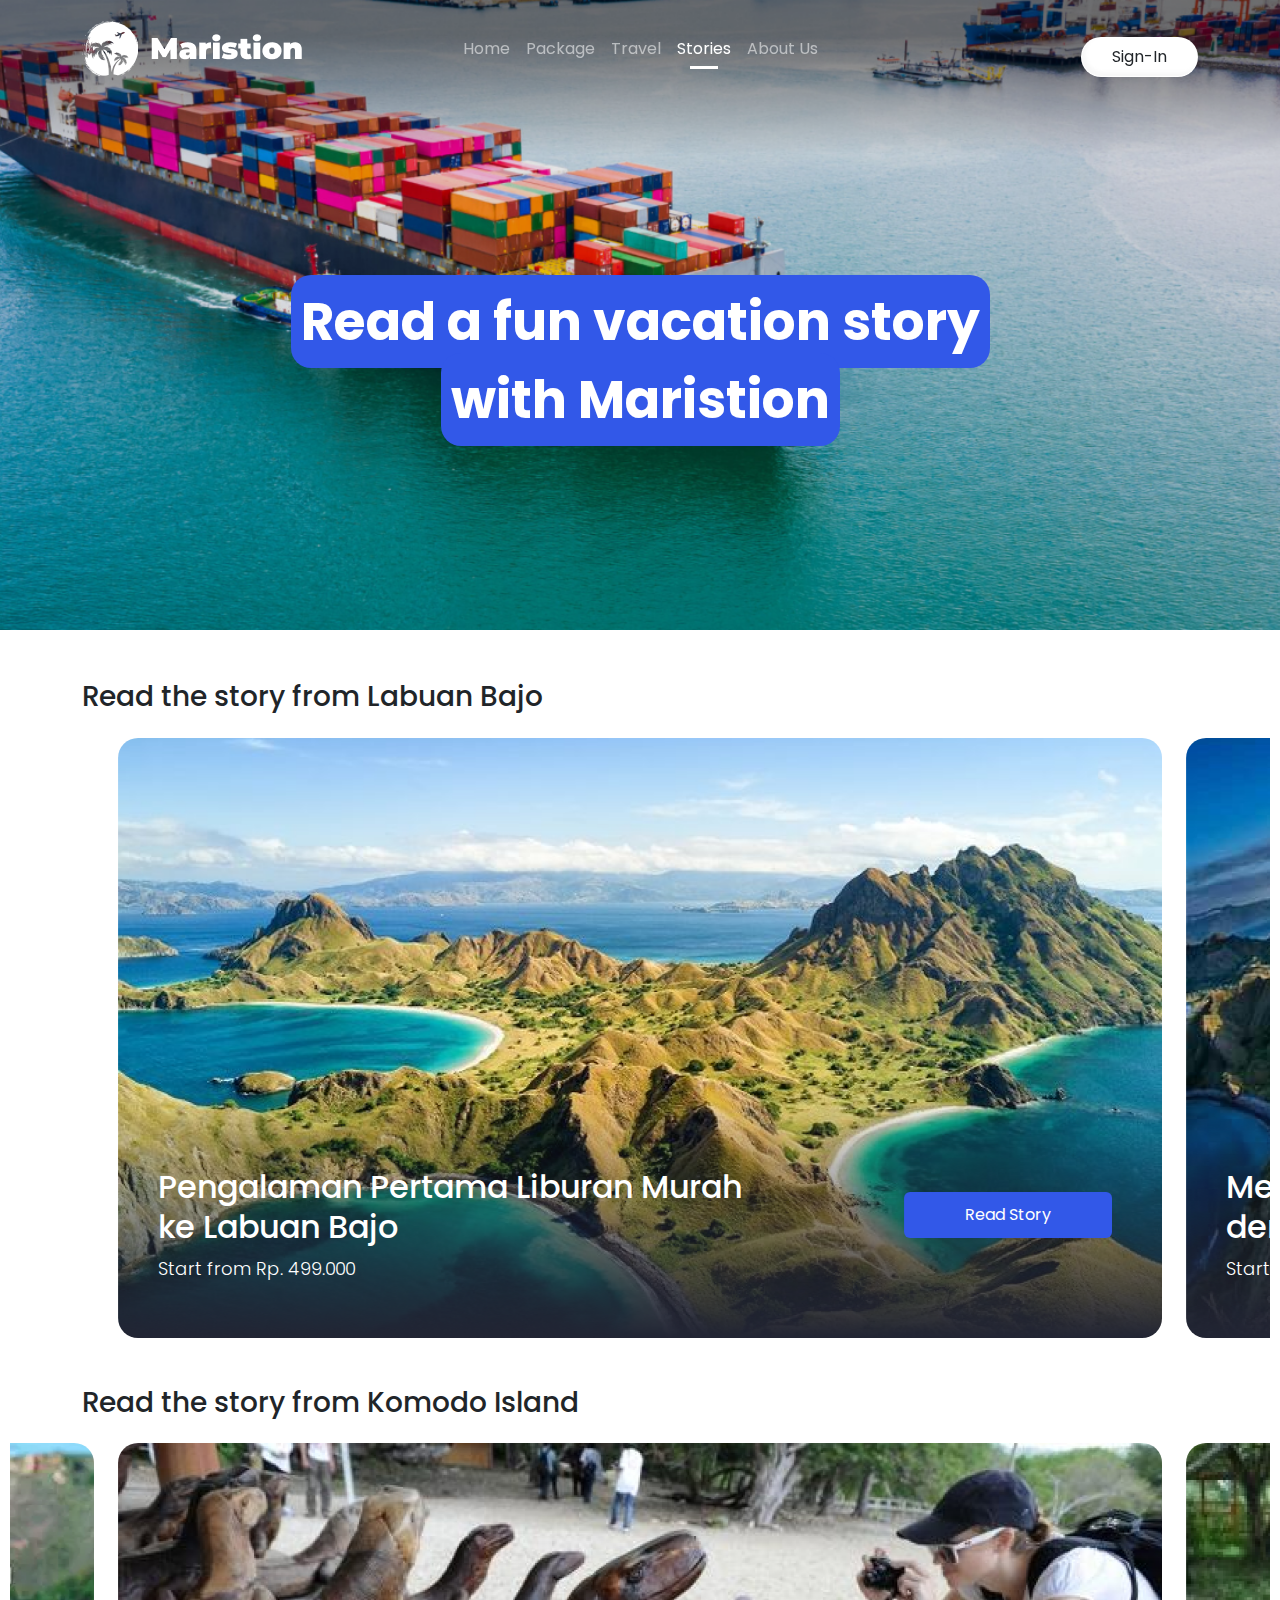
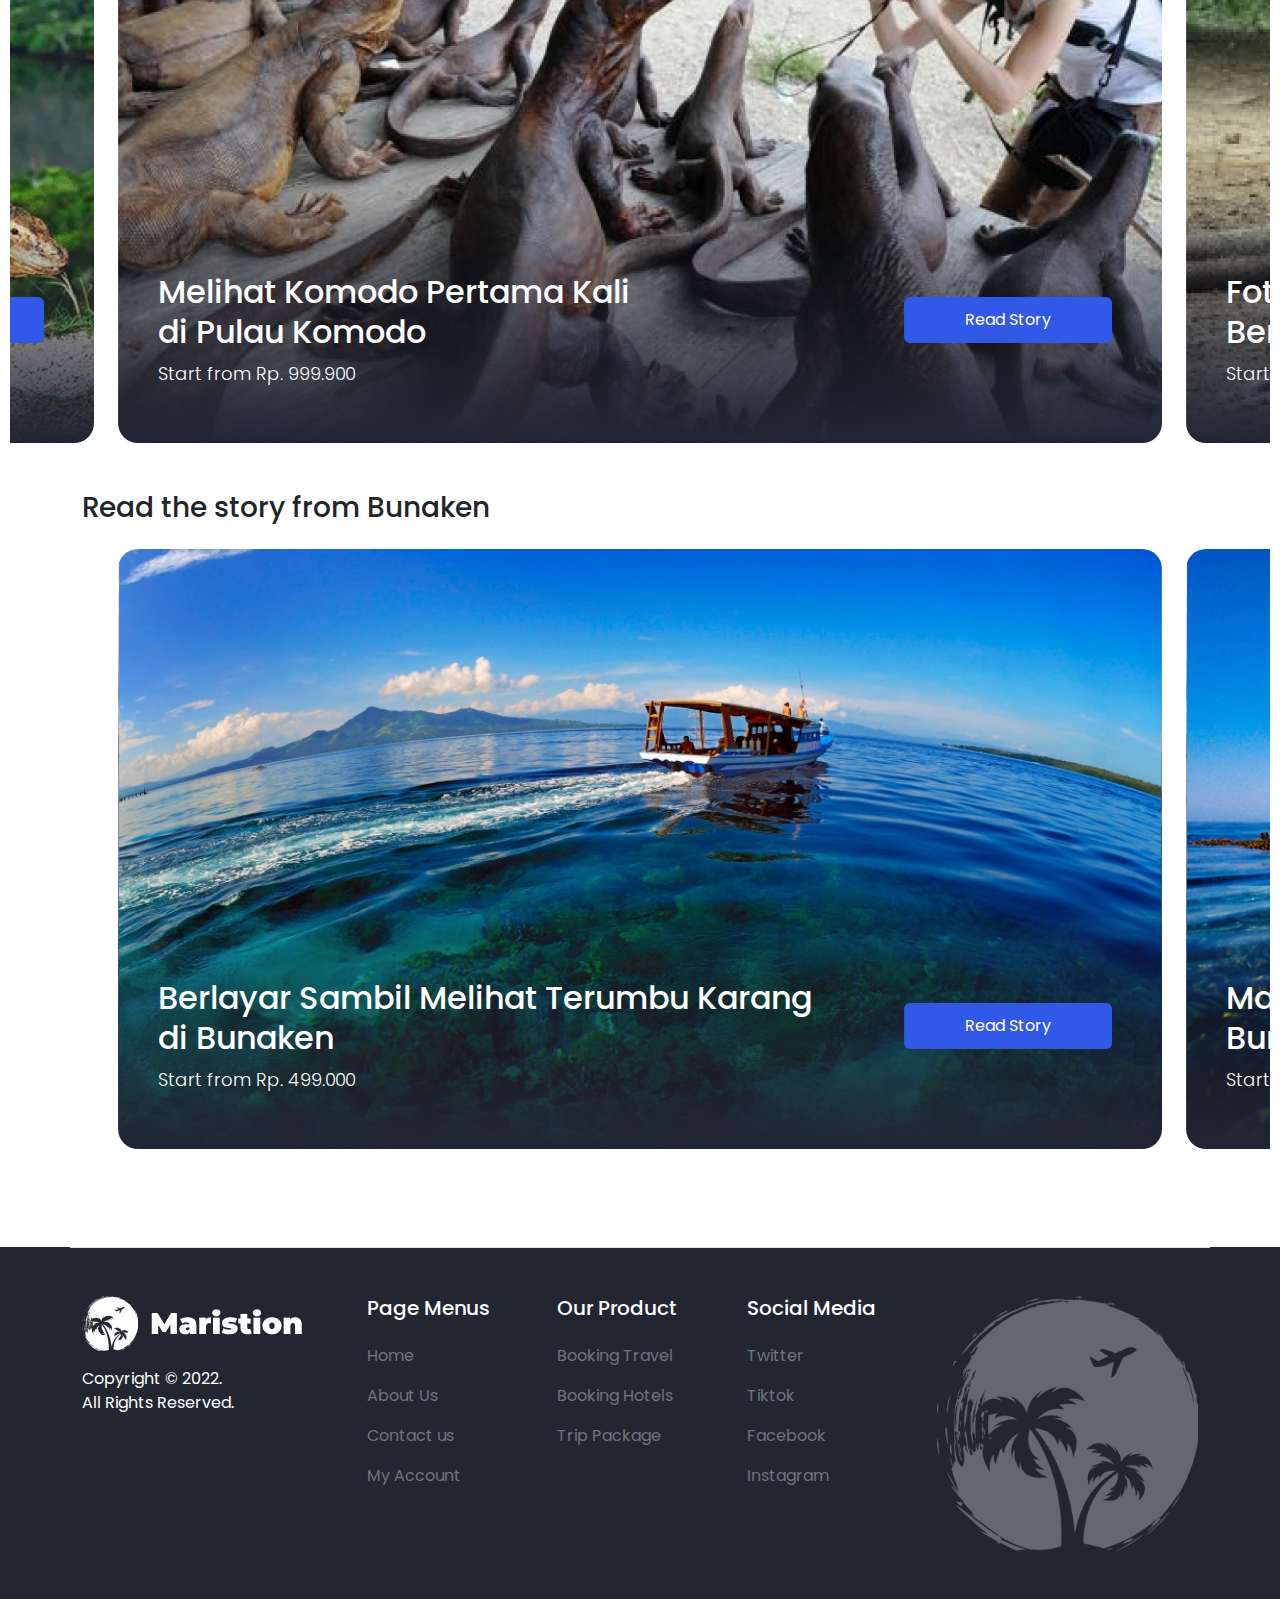
<file: stories.html>
<!DOCTYPE html>
<html lang="en">
  <head>
    <meta charset="utf-8" />
    <meta name="viewport" content="width=device-width, initial-scale=1" />
    <title>Maristion</title>
    <link rel="icon" type="image/x-icon" href="assets/images/favicon.png" />

    <!-- BOOTSTRAP CSS -->
    <link rel="stylesheet" href="assets/bootstrap/bootstrap.min.css" />

    <!-- BOOTSTRAP CSS -->

    <!-- JQUERY -->
    <script src="assets/jquery/jquery.min.js"></script>

    <!-- JQUERY -->

    <!-- FLICITY -->
    <link rel="stylesheet" href="assets/flickity.min.css" />

    <!-- FLICITY -->

    <!-- TYPED JS -->
    <script src="assets/typed/typed.min.js"></script>
    <!-- TYPED JS -->

    <!-- FONT AWESOME -->
    <link
      rel="stylesheet"
      href="https://cdnjs.cloudflare.com/ajax/libs/font-awesome/6.2.0/css/all.min.css"
      integrity="sha512-xh6O/CkQoPOWDdYTDqeRdPCVd1SpvCA9XXcUnZS2FmJNp1coAFzvtCN9BmamE+4aHK8yyUHUSCcJHgXloTyT2A=="
      crossorigin="anonymous"
      referrerpolicy="no-referrer"
    />

    <!-- FONT AWESOME -->

    <!-- STYLE CUSTOM -->
    <link rel="stylesheet" href="assets/style.css" />
    <!-- STYLE CUSTOM -->
  </head>
  <body>
    <!-- NAVBAR -->
    <nav
      id="navbar"
      class="navbar navbar-dark navbar-expand-md py-3 justify-content-center fixed-top"
    >
      <div class="container">
        <a href="/" class="navbar-brand d-flex w-50 me-auto">
          <img
            src="assets/images/index/logo-white.png"
            alt="logo"
            class="img-fluid"
          />
        </a>
        <button
          class="navbar-toggler"
          type="button"
          data-bs-toggle="collapse"
          data-bs-target="#collapsingNavbar3"
        >
          <span class="navbar-toggler-icon"></span>
        </button>
        <div class="navbar-collapse collapse w-100" id="collapsingNavbar3">
          <ul class="navbar-nav w-100 justify-content-center">
            <li class="nav-item active">
              <a
                class="nav-link text-center button-underline text-md-start"
                href="index.html"
                >Home</a
              >
            </li>
            <li class="nav-item">
              <a
                class="nav-link text-center button-underline text-md-start"
                href="package.html"
                >Package</a
              >
            </li>
            <li class="nav-item">
              <a
                class="nav-link text-center button-underline text-md-start"
                href="travel.html"
                >Travel</a
              >
            </li>
            <li class="nav-item">
              <a
                class="nav-link text-center button-underline text-md-start active"
                href="stories.html"
                >Stories</a
              >
            </li>
            <li class="nav-item">
              <a
                class="nav-link text-center button-underline text-md-start"
                href="about-us.html"
                >About Us</a
              >
            </li>
          </ul>
          <ul class="nav navbar-nav ms-auto w-100 justify-content-end">
            <li class="nav-item text-center text-md-center mt-3">
              <a href="#" class="btn btn-sign-in">Sign-In</a>
            </li>
          </ul>
        </div>
      </div>
    </nav>

    <main>
      <!-- SECTION 1: JUMBOTRON PACKAGE -->
      <section
        id="jumbotron-package"
        class="d-flex justify-content-center align-items-center stories"
      >
        <div class="container">
          <div class="row d-flex align-items-center">
            <div class="col-lg-12 text-center" style="margin-top: 100px">
              <h1 class="text-header text-white">
                <span class="text-type">Read a fun vacation story </span>

                <br />
                <span class="text-type">with Maristion </span>
              </h1>
            </div>
          </div>
        </div>
      </section>
      <!-- SECTION 2: STORIES -->
      <section id="story">
        <div class="container">
          <div class="row">
            <div class="col-md-12">
              <h3>Read the story from Labuan Bajo</h3>
            </div>
          </div>
        </div>
        <div class="carousel my-3 flicity-stories-1">
          <div class="carousel-cell ms-4">
            <div class="img-container">
              <img
                src="assets/images/stories/Frame 1364.png"
                alt="berita"
                class="img-fluid"
              />
              <div class="text-keterangan position-absolute text-white">
                <h4>
                  Pengalaman Pertama Liburan Murah<br />
                  ke Labuan Bajo
                </h4>
                <p>Start from Rp. 499.000</p>
              </div>
              <a
                href="detail-blog.html"
                class="btn btn-readstory text-white position-absolute"
                >Read Story</a
              >
            </div>
          </div>
          <div class="carousel-cell ms-4">
            <div class="img-container">
              <img
                src="assets/images/stories/Frame 1365.png"
                alt="berita"
                class="img-fluid"
              />
              <div class="text-keterangan position-absolute text-white">
                <h4>
                  Menikmati Indahnya Labuan Bajo<br />
                  dengan paket murah Maristion
                </h4>
                <p>Start from Rp. 499.900</p>
              </div>
              <a
                href="detail-blog.html"
                class="btn btn-readstory text-white position-absolute"
                >Read Story</a
              >
            </div>
          </div>
          <div class="carousel-cell ms-4">
            <div class="img-container">
              <img
                src="assets/images/stories/Frame 1366.png"
                alt="berita"
                class="img-fluid"
              />
              <div class="text-keterangan position-absolute text-white">
                <h4>
                  Labuan Bajo + Senja + Maristion =<br />
                  Surga Dunia
                </h4>
                <p>Start from Rp. 999.999</p>
              </div>
              <a
                href="detail-blog.html"
                class="btn btn-readstory text-white position-absolute"
                >Read Story</a
              >
            </div>
          </div>
          <div class="carousel-cell ms-4">
            <div class="img-container">
              <img
                src="assets/images/stories/Frame 1367.png"
                alt="berita"
                class="img-fluid"
              />
              <div class="text-keterangan position-absolute text-white">
                <h4>
                  Menikmati Indahnya Labuan bajo<br />
                  Dari atas oke, dari bawah juga oke
                </h4>
                <p>Start from Rp. 1.499.999</p>
              </div>
              <a
                href="detail-blog.html"
                class="btn btn-readstory text-white position-absolute"
                >Read Story</a
              >
            </div>
          </div>
          <div class="carousel-cell ms-4">
            <div class="img-container">
              <img
                src="assets/images/stories/Frame 1368.png"
                alt="berita"
                class="img-fluid"
              />
              <div class="text-keterangan position-absolute text-white">
                <h4>
                  Staycation Bersama Keluarga<br />
                  di Labuan Bajo
                </h4>
                <p>Start from Rp. 1.999.999</p>
              </div>
              <a
                href="detail-blog.html"
                class="btn btn-readstory text-white position-absolute"
                >Read Story</a
              >
            </div>
          </div>
        </div>
        <div class="my-5">
          <div class="container">
            <div class="row">
              <div class="col-md-12">
                <h3>Read the story from Komodo Island</h3>
              </div>
            </div>
          </div>
          <div class="carousel my-3 flicity-stories-2">
            <div class="carousel-cell ms-4">
              <div class="img-container">
                <img
                  src="assets/images/stories/Frame 1369.png"
                  alt="berita"
                  class="img-fluid"
                />
                <div class="text-keterangan position-absolute text-white">
                  <h4>
                    Melihat Komodo Pertama Kali<br />
                    di Pulau Komodo
                  </h4>
                  <p>Start from Rp. 999.900</p>
                </div>
                <a
                  href="detail-blog.html"
                  class="btn btn-readstory text-white position-absolute"
                  >Read Story</a
                >
              </div>
            </div>
            <div class="carousel-cell ms-4">
              <div class="img-container">
                <img
                  src="assets/images/stories/Frame 1370.png"
                  alt="berita"
                  class="img-fluid"
                />
                <div class="text-keterangan position-absolute text-white">
                  <h4>
                    Foto - Foto bersama Cicak Jumbo<br />
                    Bersama Keluarga
                  </h4>
                  <p>Start from Rp. 499.900</p>
                </div>
                <a
                  href="detail-blog.html"
                  class="btn btn-readstory text-white position-absolute"
                  >Read Story</a
                >
              </div>
            </div>
            <div class="carousel-cell ms-4">
              <div class="img-container">
                <img
                  src="assets/images/stories/Frame 1371.png"
                  alt="berita"
                  class="img-fluid"
                />
                <div class="text-keterangan position-absolute text-white">
                  <h4>
                    Ternyata Selain Komodo, disini View <br />
                    Indah Banget
                  </h4>
                  <p>Start from Rp. 730,000</p>
                </div>
                <a
                  href="detail-blog.html"
                  class="btn btn-readstory text-white position-absolute"
                  >Read Story</a
                >
              </div>
            </div>
            <div class="carousel-cell ms-4">
              <div class="img-container">
                <img
                  src="assets/images/stories/Frame 1372.png"
                  alt="berita"
                  class="img-fluid"
                />
                <div class="text-keterangan position-absolute text-white">
                  <h4>
                    Cerita Tentang Pulau Komodo<br />
                    Bersama Paket Murah Maristion
                  </h4>
                  <p>Start from Rp. 499,000</p>
                </div>
                <a
                  href="detail-blog.html"
                  class="btn btn-readstory text-white position-absolute"
                  >Read Story</a
                >
              </div>
            </div>
          </div>
        </div>
        <div class="my-5">
          <div class="container">
            <div class="row">
              <div class="col-md-12">
                <h3>Read the story from Bunaken</h3>
              </div>
            </div>
          </div>
          <div class="carousel my-3 flicity-stories-3">
            <div class="carousel-cell ms-4">
              <div class="img-container">
                <img
                  src="assets/images/stories/Frame 1374.png"
                  alt="berita"
                  class="img-fluid"
                />
                <div class="text-keterangan position-absolute text-white">
                  <h4>
                    Berlayar Sambil Melihat Terumbu Karang<br />
                    di Bunaken
                  </h4>
                  <p>Start from Rp. 499.000</p>
                </div>
                <a
                  href="detail-blog.html"
                  class="btn btn-readstory text-white position-absolute"
                  >Read Story</a
                >
              </div>
            </div>
            <div class="carousel-cell ms-4">
              <div class="img-container">
                <img
                  src="assets/images/stories/Frame 1375.png"
                  alt="berita"
                  class="img-fluid"
                />
                <div class="text-keterangan position-absolute text-white">
                  <h4>
                    Mancing dan Melihat Indahnya<br />
                    Bunaken dengan Paket Murah Maristion
                  </h4>
                  <p>Start from Rp. 499.900</p>
                </div>
                <a
                  href="detail-blog.html"
                  class="btn btn-readstory text-white position-absolute"
                  >Read Story</a
                >
              </div>
            </div>
            <div class="carousel-cell ms-4">
              <div class="img-container">
                <img
                  src="assets/images/stories/Frame 1376.png"
                  alt="berita"
                  class="img-fluid"
                />
                <div class="text-keterangan position-absolute text-white">
                  <h4>
                    Indahnya Dunia Laut Bunaken<br />
                    dengan Maristion
                  </h4>
                  <p>Start from Rp. 1.199.000</p>
                </div>
                <a
                  href="detail-blog.html"
                  class="btn btn-readstory text-white position-absolute"
                  >Read Story</a
                >
              </div>
            </div>
            <div class="carousel-cell ms-4">
              <div class="img-container">
                <img
                  src="assets/images/stories/Frame 1377.png"
                  alt="berita"
                  class="img-fluid"
                />
                <div class="text-keterangan position-absolute text-white">
                  <h4>
                    Liburan Murah dengan Maristion<br />
                    di Bunaken
                  </h4>
                  <p>Start from Rp. 999,000</p>
                </div>
                <a
                  href="detail-blog.html"
                  class="btn btn-readstory text-white position-absolute"
                  >Read Story</a
                >
              </div>
            </div>
            <div class="carousel-cell ms-4">
              <div class="img-container">
                <img
                  src="assets/images/stories/Frame 1378.png"
                  alt="berita"
                  class="img-fluid"
                />
                <div class="text-keterangan position-absolute text-white">
                  <h4>
                    Menikmati Senja Bersama Keluarga<br />
                    di Bunaken
                  </h4>
                  <p>Start from Rp. 1.999.999</p>
                </div>
                <a
                  href="detail-blog.html"
                  class="btn btn-readstory text-white position-absolute"
                  >Read Story</a
                >
              </div>
            </div>
          </div>
        </div>
      </section>
    </main>

    <footer>
      <div class="container pb-5">
        <div class="">
          <footer class="row pt-5 border-top">
            <div class="col-md-3 text-center text-md-start">
              <a
                href="/"
                class="d-flex align-items-center d-none d-md-block mb-3 link-dark text-decoration-none"
              >
                <img
                  src="assets/images/index/logo-white.png"
                  alt="logo"
                  class="img-fluid"
                />
              </a>
              <p class="text-white">
                Copyright © 2022. <br />
                All Rights Reserved.
              </p>
            </div>

            <div class="col-md-2 text-center text-md-start">
              <h5 class="text-white mb-4">Page Menus</h5>
              <ul class="nav flex-column">
                <li class="nav-item mb-3">
                  <a href="/" class="nav-link p-0 text-muted">Home</a>
                </li>
                <li class="nav-item mb-3">
                  <a href="about-us" class="nav-link p-0 text-muted"
                    >About Us</a
                  >
                </li>
                <li class="nav-item mb-3">
                  <a href="#" class="nav-link p-0 text-muted">Contact us</a>
                </li>
                <li class="nav-item mb-3">
                  <a href="#" class="nav-link p-0 text-muted">My Account</a>
                </li>
              </ul>
            </div>
            <div class="col-md-2 text-center text-md-start">
              <h5 class="text-white mb-4">Our Product</h5>
              <ul class="nav flex-column">
                <li class="nav-item mb-3">
                  <a href="travel.html" class="nav-link p-0 text-muted"
                    >Booking Travel</a
                  >
                </li>
                <li class="nav-item mb-3">
                  <a href="package.html" class="nav-link p-0 text-muted"
                    >Booking Hotels</a
                  >
                </li>
                <li class="nav-item mb-3">
                  <a href="package.html" class="nav-link p-0 text-muted"
                    >Trip Package</a
                  >
                </li>
              </ul>
            </div>
            <div class="col-md-2 text-center text-md-start">
              <h5 class="text-white mb-4">Social Media</h5>
              <ul class="nav flex-column">
                <li class="nav-item mb-3">
                  <a href="#" class="nav-link p-0 text-muted">Twitter</a>
                </li>
                <li class="nav-item mb-3">
                  <a href="#" class="nav-link p-0 text-muted">Tiktok</a>
                </li>
                <li class="nav-item mb-3">
                  <a href="#" class="nav-link p-0 text-muted">Facebook</a>
                </li>
                <li class="nav-item mb-3">
                  <a href="#" class="nav-link p-0 text-muted">Instagram</a>
                </li>
              </ul>
            </div>
            <div class="col-md-3 text-center text-md-start">
              <img
                src="assets/images/index/footer.png"
                alt=""
                class="img-fluid d-none d-md-block"
              />
            </div>
          </footer>
        </div>
      </div>
    </footer>

    <!-- SCRIPT BOOTSTRAP -->
    <script src="assets/bootstrap/bootsrap.bundle.min.js"></script>

    <!-- SCRIPT BOOTSTRAP -->
    <script src="assets/flicity-js.pkgd.min.js"></script>

    <script>
      $(document).ready(function () {
        $(".flicity-stories-1").flickity({
          autoPlay: 1540,
          prevNextButtons: false,
          pageDots: false,
        });
      });
      $(document).ready(function () {
        $(".flicity-stories-2").flickity({
          wrapAround: 200,
          autoPlay: true,
          prevNextButtons: false,
          pageDots: false,
        });
      });
      $(document).ready(function () {
        $(".flicity-stories-3").flickity({
          autoPlay: 1400,
          prevNextButtons: false,
          pageDots: false,
        });
      });
    </script>
    <!-- CUSTOM SCRIPT -->
    <script src="assets/script.js"></script>
    <!-- CUSTOM SCRIPT -->
  </body>
</html>
</file>
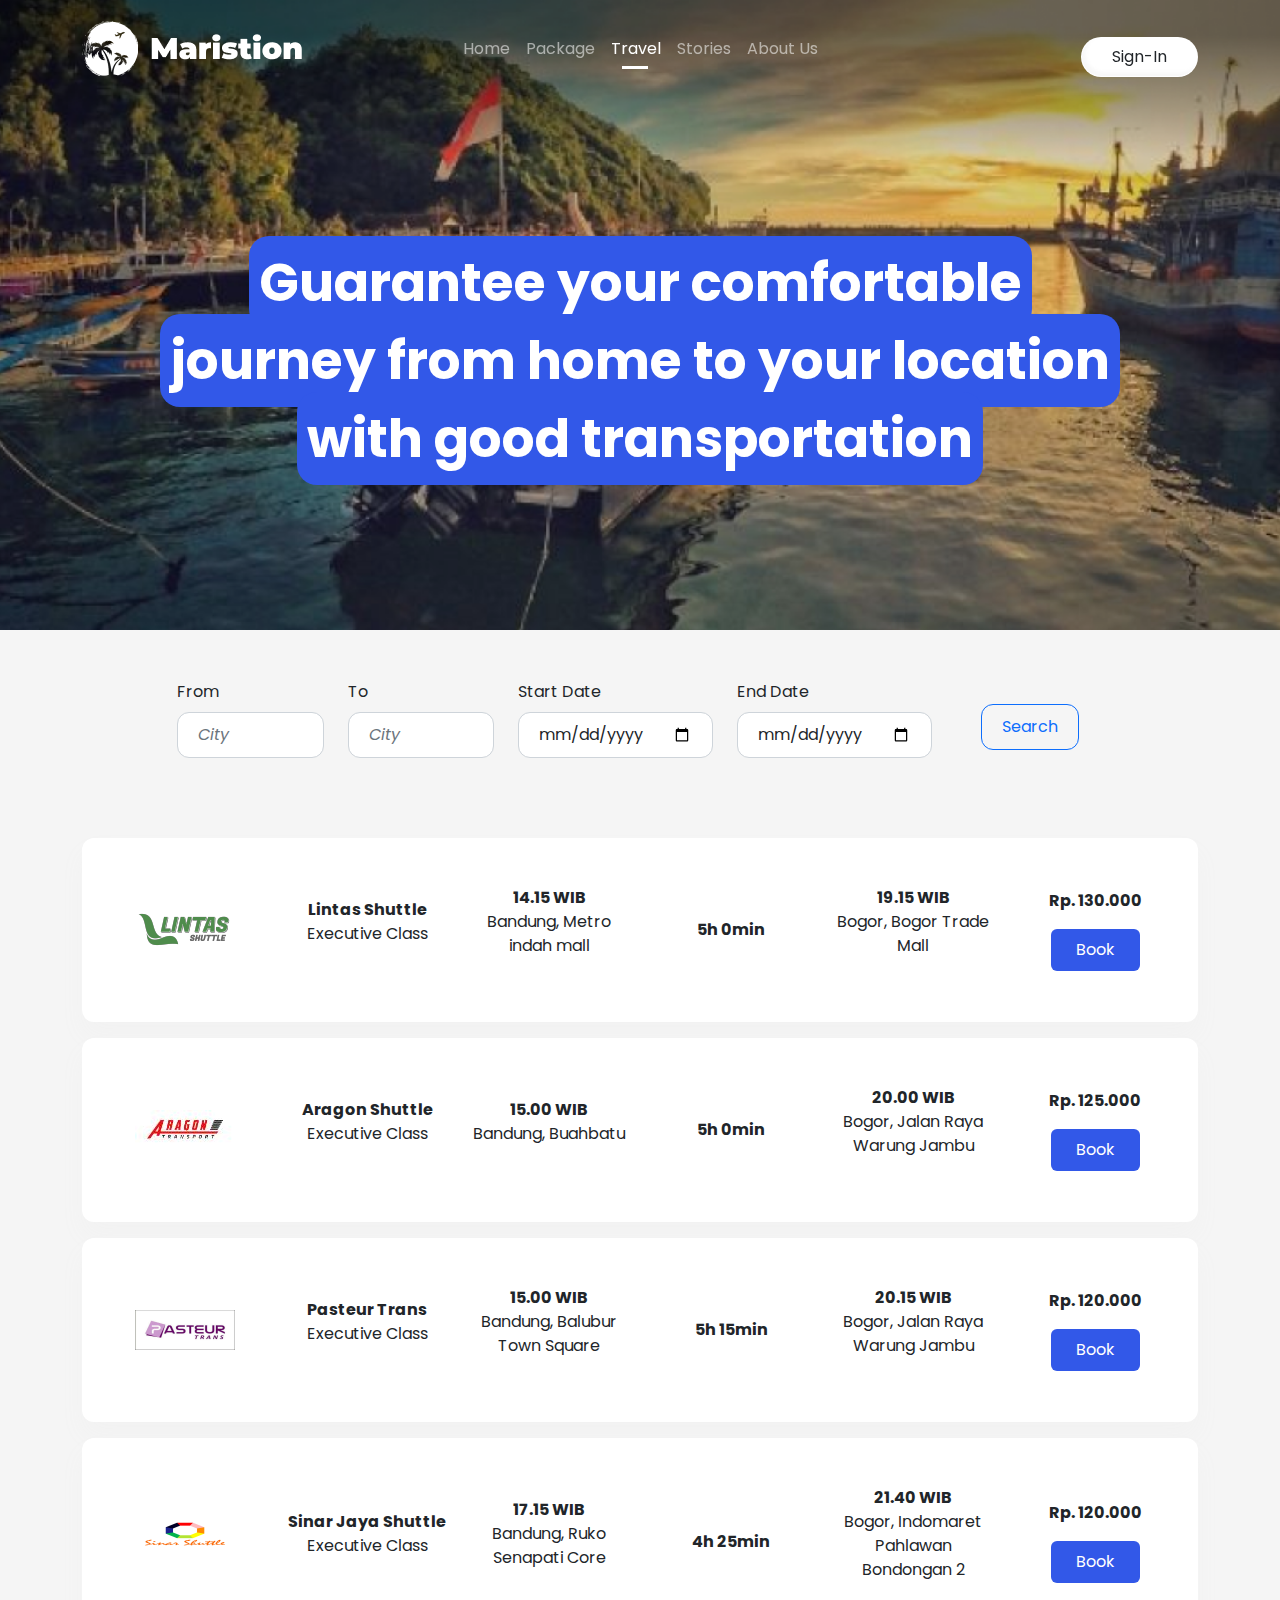
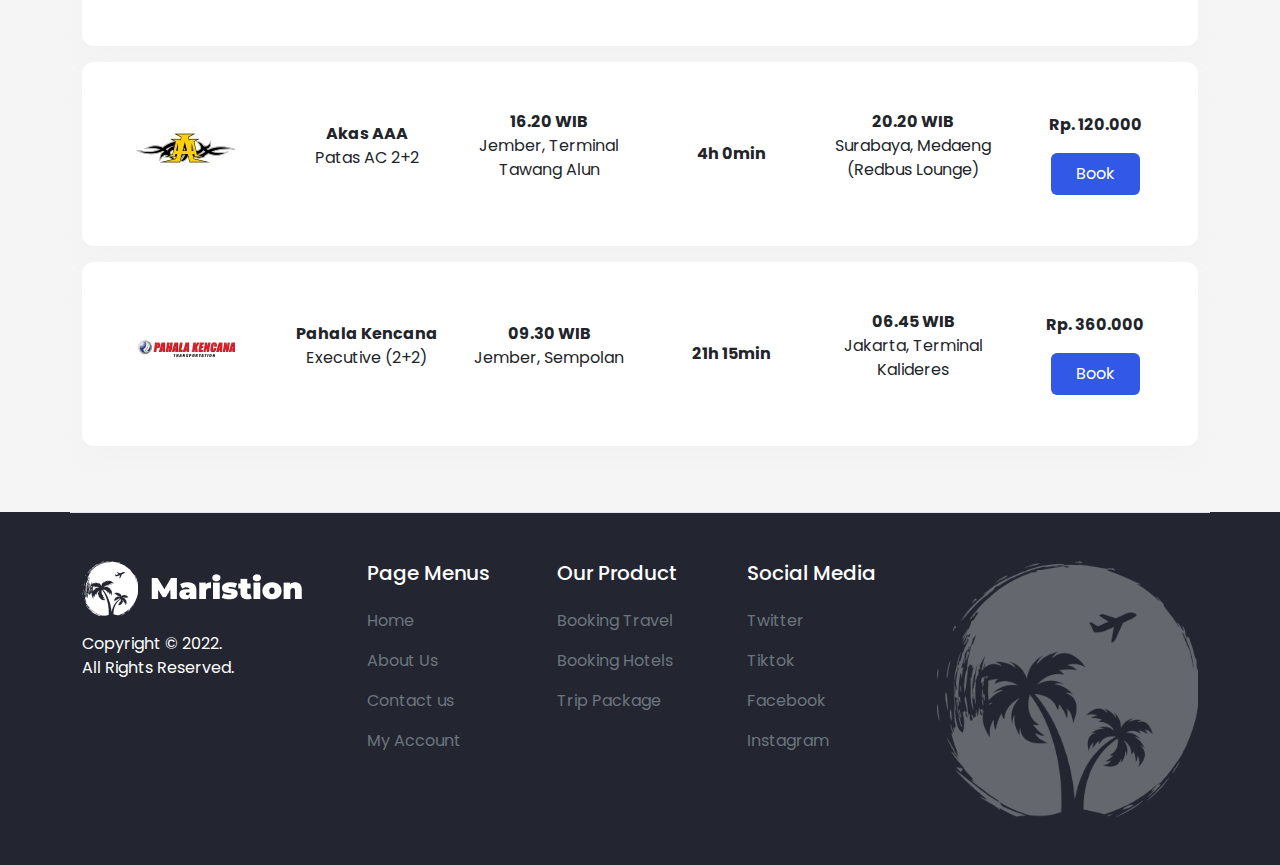
<file: travel.html>
<!DOCTYPE html>
<html lang="en">
  <head>
    <meta charset="utf-8" />
    <meta name="viewport" content="width=device-width, initial-scale=1" />
    <title>Maristion</title>
    <link rel="icon" type="image/x-icon" href="assets/images/favicon.png" />

    <!-- BOOTSTRAP CSS -->
    <link rel="stylesheet" href="assets/bootstrap/bootstrap.min.css" />
    <!-- BOOTSTRAP CSS -->

    <!-- JQUERY -->
    <script src="assets/jquery/jquery.min.js"></script>

    <!-- JQUERY -->

    <!-- FLICITY -->
    <link rel="stylesheet" href="assets/flickity.min.css" />
    <script src="assets/flicity-js.pkgd.min.js"></script>

    <!-- FLICITY -->

    <!-- TYPED JS -->
    <script src="assets/typed/typed.min.js"></script>
    <!-- TYPED JS -->

    <!-- FONT AWESOME -->
    <link
      rel="stylesheet"
      href="https://cdnjs.cloudflare.com/ajax/libs/font-awesome/6.2.0/css/all.min.css"
      integrity="sha512-xh6O/CkQoPOWDdYTDqeRdPCVd1SpvCA9XXcUnZS2FmJNp1coAFzvtCN9BmamE+4aHK8yyUHUSCcJHgXloTyT2A=="
      crossorigin="anonymous"
      referrerpolicy="no-referrer"
    />
    <!-- FONT AWESOME -->

    <!-- STYLE CUSTOM -->
    <link rel="stylesheet" href="assets/style.css" />
    <!-- STYLE CUSTOM -->
  </head>
  <body>
    <!-- NAVBAR -->
    <nav
      id="navbar"
      class="navbar navbar-dark navbar-expand-md py-3 justify-content-center fixed-top"
    >
      <div class="container">
        <a href="/" class="navbar-brand d-flex w-50 me-auto">
          <img
            src="assets/images/index/logo-white.png"
            alt="logo"
            class="img-fluid"
          />
        </a>
        <button
          class="navbar-toggler"
          type="button"
          data-bs-toggle="collapse"
          data-bs-target="#collapsingNavbar3"
        >
          <span class="navbar-toggler-icon"></span>
        </button>
        <div class="navbar-collapse collapse w-100" id="collapsingNavbar3">
          <ul class="navbar-nav w-100 justify-content-center">
            <li class="nav-item active">
              <a
                class="nav-link text-center button-underline text-md-start"
                href="index.html"
                >Home</a
              >
            </li>
            <li class="nav-item">
              <a
                class="nav-link text-center button-underline text-md-start"
                href="package.html"
                >Package</a
              >
            </li>
            <li class="nav-item">
              <a
                class="nav-link text-center button-underline text-md-start active"
                href="travel.html"
                >Travel</a
              >
            </li>
            <li class="nav-item">
              <a
                class="nav-link text-center button-underline text-md-start"
                href="stories.html"
                >Stories</a
              >
            </li>
            <li class="nav-item">
              <a
                class="nav-link text-center button-underline text-md-start"
                href="about-us.html"
                >About Us</a
              >
            </li>
          </ul>
          <ul class="nav navbar-nav ms-auto w-100 justify-content-end">
            <li class="nav-item text-center text-md-center mt-3">
              <a href="#" class="btn btn-sign-in">Sign-In</a>
            </li>
          </ul>
        </div>
      </div>
    </nav>

    <main>
      <!-- SECTION 1: JUMBOTRON PACKAGE -->
      <section
        id="jumbotron-package"
        class="d-flex justify-content-center align-items-center travel"
      >
        <div class="container">
          <div class="row d-flex align-items-center">
            <div class="col-lg-12 text-center" style="margin-top: 100px">
              <h1 class="text-header text-white">
                <span class="text-type">Guarantee your comfortable </span>

                <br />
                <span class="text-type"
                  >journey from home to your location
                </span>
                <br />
                <span class="text-type"> with good transportation </span>
              </h1>
            </div>
          </div>
        </div>
      </section>
      <!-- SECTION 2: PACKAGE -->
      <section id="explore-maritim">
        <div class="container">
          <div class="row">
            <div class="col-md-12 mb-5">
              <div class="mb-3">
                <div class="row d-flex align-items-center">
                  <div class="col-md-1"></div>
                  <div class="col mb-3">
                    <label for="exampleInputEmail1" class="form-label"
                      >From</label
                    >
                    <input
                      type="email"
                      class="form-control"
                      id="exampleInputEmail1"
                      aria-describedby="emailHelp"
                      placeholder="City"
                    />
                  </div>
                  <div class="col mb-3">
                    <label for="exampleInputEmail1" class="form-label"
                      >To</label
                    >
                    <input
                      type="email"
                      class="form-control"
                      id="exampleInputEmail1"
                      aria-describedby="emailHelp"
                      placeholder="City"
                    />
                  </div>
                  <div class="col mb-3">
                    <label for="exampleInputEmail1" class="form-label"
                      >Start Date</label
                    >
                    <input
                      type="date"
                      class="form-control"
                      id="exampleInputEmail1"
                      aria-describedby="emailHelp"
                      placeholder="City"
                    />
                  </div>
                  <div class="col mb-3">
                    <label for="exampleInputEmail1" class="form-label"
                      >End Date</label
                    >
                    <input
                      type="date"
                      class="form-control"
                      id="exampleInputEmail1"
                      aria-describedby="emailHelp"
                      placeholder="City"
                    />
                  </div>
                  <div class="col text-center">
                    <button type="submit" class="btn btn-outline-primary">
                      Search
                    </button>
                  </div>
                  <div class="col-md-1"></div>
                </div>
              </div>
            </div>
            <!-- START TRAVEL -->
            <div class="col-md-12 mb-3">
              <div class="box-travel px-4 py-5">
                <div class="row d-flex align-items-center">
                  <div class="col-md-2 text-center">
                    <img
                      src="assets/images/travel/lintas.png"
                      alt="lintas"
                      class="img-fluid"
                    />
                  </div>
                  <div class="col-md-2 text-center">
                    <p class="fw-bold mb-0">Lintas Shuttle</p>
                    <p class="">Executive Class</p>
                  </div>
                  <div class="col-md-2 text-center">
                    <p class="fw-bold mb-0">14.15 WIB</p>
                    <p class="">Bandung, Metro indah mall</p>
                  </div>
                  <div class="col-md-2 text-center">
                    <p class="fw-bold mb-0">5h 0min<br /></p>
                  </div>
                  <div class="col-md-2 text-center">
                    <p class="fw-bold mb-0">19.15 WIB</p>
                    <p class="">Bogor, Bogor Trade Mall</p>
                  </div>
                  <div class="col-md-2 text-center">
                    <p class="fw-bold">Rp. 130.000</p>

                    <a href="booking-info-1.html" class="btn btn-book">
                      Book
                    </a>
                  </div>
                </div>
              </div>
            </div>

            <div class="col-md-12 mb-3">
              <div class="box-travel px-4 py-5">
                <div class="row d-flex align-items-center">
                  <div class="col-md-2 text-center">
                    <img
                      src="assets/images/travel/aragon.png"
                      alt="lintas"
                      class="img-fluid"
                    />
                  </div>
                  <div class="col-md-2 text-center">
                    <p class="fw-bold mb-0">Aragon Shuttle</p>
                    <p class="">Executive Class</p>
                  </div>
                  <div class="col-md-2 text-center">
                    <p class="fw-bold mb-0">15.00 WIB</p>
                    <p class="">Bandung, Buahbatu</p>
                  </div>
                  <div class="col-md-2 text-center">
                    <p class="fw-bold mb-0">5h 0min <br /></p>
                  </div>
                  <div class="col-md-2 text-center">
                    <p class="fw-bold mb-0">20.00 WIB</p>
                    <p class="">Bogor, Jalan Raya Warung Jambu</p>
                  </div>
                  <div class="col-md-2 text-center">
                    <p class="fw-bold">Rp. 125.000</p>

                    <a href="booking-info-1.html" class="btn btn-book">
                      Book
                    </a>
                  </div>
                </div>
              </div>
            </div>

            <div class="col-md-12 mb-3">
              <div class="box-travel px-4 py-5">
                <div class="row d-flex align-items-center">
                  <div class="col-md-2 text-center">
                    <img
                      src="assets/images/travel/pasteur.png"
                      alt="lintas"
                      class="img-fluid"
                    />
                  </div>
                  <div class="col-md-2 text-center">
                    <p class="fw-bold mb-0">Pasteur Trans</p>
                    <p class="">Executive Class</p>
                  </div>
                  <div class="col-md-2 text-center">
                    <p class="fw-bold mb-0">15.00 WIB</p>
                    <p class="">Bandung, Balubur Town Square</p>
                  </div>
                  <div class="col-md-2 text-center">
                    <p class="fw-bold mb-0">5h 15min <br /></p>
                  </div>
                  <div class="col-md-2 text-center">
                    <p class="fw-bold mb-0">20.15 WIB</p>
                    <p class="">Bogor, Jalan Raya Warung Jambu</p>
                  </div>
                  <div class="col-md-2 text-center">
                    <p class="fw-bold">Rp. 120.000</p>

                    <a href="booking-info-1.html" class="btn btn-book">
                      Book
                    </a>
                  </div>
                </div>
              </div>
            </div>

            <div class="col-md-12 mb-3">
              <div class="box-travel px-4 py-5">
                <div class="row d-flex align-items-center">
                  <div class="col-md-2 text-center">
                    <img
                      src="assets/images/travel/sinar jaya.png"
                      alt="lintas"
                      class="img-fluid"
                    />
                    <p class="fw-bold mt-3"></p>
                  </div>
                  <div class="col-md-2 text-center">
                    <p class="fw-bold mb-0">Sinar Jaya Shuttle</p>
                    <p class="">Executive Class</p>
                  </div>
                  <div class="col-md-2 text-center">
                    <p class="fw-bold mb-0">17.15 WIB</p>
                    <p class="">Bandung, Ruko Senapati Core</p>
                  </div>
                  <div class="col-md-2 text-center">
                    <p class="fw-bold mb-0">4h 25min <br /></p>
                  </div>
                  <div class="col-md-2 text-center">
                    <p class="fw-bold mb-0">21.40 WIB</p>
                    <p class="">Bogor, Indomaret Pahlawan Bondongan 2</p>
                  </div>
                  <div class="col-md-2 text-center">
                    <p class="fw-bold">Rp. 120.000</p>
                    <a href="booking-info-1.html" class="btn btn-book">
                      Book
                    </a>
                  </div>
                </div>
              </div>
            </div>
            <div class="col-md-12 mb-3">
              <div class="box-travel px-4 py-5">
                <div class="row d-flex align-items-center">
                  <div class="col-md-2 text-center">
                    <img
                      src="assets/images/travel/akas.png"
                      alt="lintas"
                      class="img-fluid"
                    />
                    <p class="fw-bold mt-3"></p>
                  </div>
                  <div class="col-md-2 text-center">
                    <p class="fw-bold mb-0">Akas AAA</p>
                    <p class="">Patas AC 2+2</p>
                  </div>
                  <div class="col-md-2 text-center">
                    <p class="fw-bold mb-0">16.20 WIB</p>
                    <p class="">Jember, Terminal Tawang Alun</p>
                  </div>
                  <div class="col-md-2 text-center">
                    <p class="fw-bold mb-0">4h 0min <br /></p>
                  </div>
                  <div class="col-md-2 text-center">
                    <p class="fw-bold mb-0">20.20 WIB</p>
                    <p class="">Surabaya, Medaeng (Redbus Lounge)</p>
                  </div>
                  <div class="col-md-2 text-center">
                    <p class="fw-bold">Rp. 120.000</p>
                    <a href="booking-info-1.html" class="btn btn-book">
                      Book
                    </a>
                  </div>
                </div>
              </div>
            </div>
            <div class="col-md-12 mb-3">
              <div class="box-travel px-4 py-5">
                <div class="row d-flex align-items-center">
                  <div class="col-md-2 text-center">
                    <img
                      src="assets/images/travel/Pahala.png"
                      alt="lintas"
                      class="img-fluid"
                    />
                    <p class="fw-bold mt-3"></p>
                  </div>
                  <div class="col-md-2 text-center">
                    <p class="fw-bold mb-0">Pahala Kencana</p>
                    <p class="">Executive (2+2)</p>
                  </div>
                  <div class="col-md-2 text-center">
                    <p class="fw-bold mb-0">09.30 WIB</p>
                    <p class="">Jember, Sempolan</p>
                  </div>
                  <div class="col-md-2 text-center">
                    <p class="fw-bold mb-0">21h 15min <br /></p>
                  </div>
                  <div class="col-md-2 text-center">
                    <p class="fw-bold mb-0">06.45 WIB</p>
                    <p class="">Jakarta, Terminal Kalideres</p>
                  </div>
                  <div class="col-md-2 text-center">
                    <p class="fw-bold">Rp. 360.000</p>
                    <a href="booking-info-1.html" class="btn btn-book">
                      Book
                    </a>
                  </div>
                </div>
              </div>
            </div>
            <!-- END TRAVEL -->
          </div>
        </div>
      </section>
    </main>

    <footer>
      <div class="container pb-5">
        <div class="">
          <footer class="row pt-5 border-top">
            <div class="col-md-3 text-center text-md-start">
              <a
                href="/"
                class="d-flex align-items-center d-none d-md-block mb-3 link-dark text-decoration-none"
              >
                <img
                  src="assets/images/index/logo-white.png"
                  alt="logo"
                  class="img-fluid"
                />
              </a>
              <p class="text-white">
                Copyright © 2022. <br />
                All Rights Reserved.
              </p>
            </div>

            <div class="col-md-2 text-center text-md-start">
              <h5 class="text-white mb-4">Page Menus</h5>
              <ul class="nav flex-column">
                <li class="nav-item mb-3">
                  <a href="/" class="nav-link p-0 text-muted">Home</a>
                </li>
                <li class="nav-item mb-3">
                  <a href="about-us" class="nav-link p-0 text-muted"
                    >About Us</a
                  >
                </li>
                <li class="nav-item mb-3">
                  <a href="#" class="nav-link p-0 text-muted">Contact us</a>
                </li>
                <li class="nav-item mb-3">
                  <a href="#" class="nav-link p-0 text-muted">My Account</a>
                </li>
              </ul>
            </div>
            <div class="col-md-2 text-center text-md-start">
              <h5 class="text-white mb-4">Our Product</h5>
              <ul class="nav flex-column">
                <li class="nav-item mb-3">
                  <a href="travel.html" class="nav-link p-0 text-muted"
                    >Booking Travel</a
                  >
                </li>
                <li class="nav-item mb-3">
                  <a href="package.html" class="nav-link p-0 text-muted"
                    >Booking Hotels</a
                  >
                </li>
                <li class="nav-item mb-3">
                  <a href="package.html" class="nav-link p-0 text-muted"
                    >Trip Package</a
                  >
                </li>
              </ul>
            </div>
            <div class="col-md-2 text-center text-md-start">
              <h5 class="text-white mb-4">Social Media</h5>
              <ul class="nav flex-column">
                <li class="nav-item mb-3">
                  <a href="#" class="nav-link p-0 text-muted">Twitter</a>
                </li>
                <li class="nav-item mb-3">
                  <a href="#" class="nav-link p-0 text-muted">Tiktok</a>
                </li>
                <li class="nav-item mb-3">
                  <a href="#" class="nav-link p-0 text-muted">Facebook</a>
                </li>
                <li class="nav-item mb-3">
                  <a href="#" class="nav-link p-0 text-muted">Instagram</a>
                </li>
              </ul>
            </div>
            <div class="col-md-3 text-center text-md-start">
              <img
                src="assets/images/index/footer.png"
                alt=""
                class="img-fluid d-none d-md-block"
              />
            </div>
          </footer>
        </div>
      </div>
    </footer>

    <!-- SCRIPT BOOTSTRAP -->
    <script src="assets/bootstrap/bootsrap.bundle.min.js"></script>
    <!-- SCRIPT BOOTSTRAP -->

    <!-- CUSTOM SCRIPT -->
    <script src="assets/script.js"></script>
    <!-- CUSTOM SCRIPT -->
  </body>
</html>
</file>
<file: assets/style.css>
/* STYLE UMUM */
@import url("https://fonts.googleapis.com/css2?family=Poppins:ital,wght@0,100;0,200;0,300;0,400;0,500;0,600;0,700;0,800;0,900;1,100;1,200;1,300;1,400;1,500;1,600;1,700;1,800;1,900&display=swap");
* {
  font-family: "Poppins", sans-serif;
}
:root {
  --orange: #ff7a01;
  --blue: #3258e8;
  --blue-dark: #203b9c;
  --blue-dark2: #152c5b;
}

.text-blue {
  color: var(--blue-dark) !important;
}
.text-blue-darken {
  color: var(--blue-dark2) !important;
}
.button-underline {
  background: linear-gradient(currentColor 0 0) bottom / var(--d, 0) 3px
    no-repeat;
  transition: 0.5s;
}
.button-underline:hover,
.button-underline.active {
  --d: 40%;
}
select {
  border-radius: 12px !important;
}
.text-orange {
  color: var(--orange);
}
section {
  padding: 50px 10px !important;
}
.text-main {
  font-family: "Poppins";
  font-style: normal;
  font-weight: 300;
  font-size: 16px;
  line-height: 170%;
  /* or 27px */

  color: #b0b0b0;
}
.card-title {
  overflow: hidden;
  text-overflow: ellipsis;
  display: -webkit-box;
  -webkit-line-clamp: 1; /* number of lines to show */
  line-clamp: 1;
  -webkit-box-orient: vertical;
}
.text-keterangan h4 {
  overflow: hidden;
  text-overflow: ellipsis;
  display: -webkit-box;
  -webkit-line-clamp: 2; /* number of lines to show */
  line-clamp: 2;
  -webkit-box-orient: vertical;
}

/* END STYLE UMUM */

/* NAVBAR */
#navbar {
  transition: all 0.3s;
}
@media (min-width: 768px) {
  #navbar .navbar-brand.abs {
    position: absolute;
    width: auto;
    left: 50%;
    transform: translateX(-50%);
    text-align: center;
  }
}

#navbar .btn-sign-in {
  background-color: white;
  box-shadow: inset 3.63333px -3.63333px 3.63333px rgba(165, 165, 165, 0.075),
    inset -3.63333px 3.63333px 3.63333px rgba(255, 255, 255, 0.075);
  backdrop-filter: blur(7.23033px);
  border-radius: 66px;
  padding: 7px 30px;
}

#navbar .navbar-collapse.show {
  background-color: #232631;
  transition: all 0.2s;
  padding: 30px 20px;
}
/* END NAVBAR */

/* SECTION 1: JUMBOTRON */
#jumbotron {
  background-image: url("./images/index/bg-main\ compressed.jpeg");
  min-height: 100vh;
  background-position: center;
  background-size: cover;
  background-repeat: no-repeat;
}

.text-header {
  font-weight: 700;
  font-size: 52px;
  line-height: 78px;
}
@media (max-width: 768px) {
  .text-header {
    font-size: 30px;
    line-height: 52px;
  }
}
.text-header .text-type {
  background-color: var(--blue);
  border-radius: 20px;
  padding: 10px;
}
#jumbotron .nav-tabs {
  border-bottom: none;
}
#jumbotron .nav-link:hover,
#jumbotron .nav-link {
  border: transparent;
  background-color: white;
  padding: 8px 27px;
}
#jumbotron .nav-link.active {
  background-color: var(--blue);
  color: white;
  border: transparent;
}
#jumbotron .nav-tabs .nav-link:nth-child(1) {
  border-radius: 20px 0 0 0;
}
#jumbotron .nav-link:nth-child(2) {
  border-radius: 0 20px 0 0;
}

#jumbotron .tab-content {
  border-radius: 0 20px 20px 20px;
  background: rgba(255, 255, 255, 0.4);
  backdrop-filter: blur(6px);
}
#jumbotron .btn-explore {
  background-color: var(--blue);
  border-radius: 12px;
  padding: 12px 49px;
  color: white;
}
/* END SECTION 1: JUMBOTRON */

/* SECTION 2: NEW FOR YOU */
#new-for-you {
  background-color: white;
  min-height: 80vh;
  padding: 100px 0;
}
#new-for-you .img-product {
  width: 100%;
  height: 100%;
  background-position: center;
  background-size: cover;
  border-radius: 12px;
  color: transparent;
  transition: 0.3s;
}
#new-for-you .img-product:hover {
  color: white;
}
#new-for-you .text-sub-header {
  font-weight: 600;
}
#new-for-you .text-header {
  font-weight: 700;
  font-size: 36px;
  line-height: 54px;
}
#new-for-you .text-description {
  font-weight: 300;
  font-size: 18px;
  line-height: 27px;
  font-style: normal;
  color: #848484;
}
#new-for-you .sub {
  font-weight: 600 !important;
  font-size: 20px;
  color: #232631;
}
#new-for-you .sub-2 {
  font-size: 16px;
  line-height: 30px;
  color: #232631;
}
#new-for-you .overlay-black {
  background: transparent;
  border-radius: 12px;
  padding: 20px;
  transition: 0.3s;
  width: 100%;
  height: 100%;
}
#new-for-you .img-product:hover .overlay-black {
  background: rgba(0, 0, 0, 0.7);
}
@media (max-width: 768px) {
  #new-for-you .img-product.banana {
    margin-top: 20px;
  }
}
/* SECTION 2: NEW FOR YOU */

/* SECTION 3: EXPLORE MARITIM */
#explore-maritim {
  background-color: #f5f5f5;
  min-height: 80vh;
  padding: 100px 0;
}
#explore-maritim .text-sub-header {
  font-weight: 400;
  font-size: 16px;
  line-height: 30px;
  color: #7b7b7b !important;
}
#explore-maritim .card {
  background-color: white !important;
  border: none;
  box-shadow: 0px 14px 25px #f2f2f2;
  border-radius: 24px !important;
}
@media (max-width: 768px) {
  #explore-maritim .card {
    margin: 20px;
  }
}
#explore-maritim .card-img-top {
  border-radius: 24px !important;
  transition: 0.3s;
  object-fit: cover;
  object-position: center;
  height: 280px;
}
#explore-maritim .image-container {
  overflow: hidden;
  position: relative;
  border-radius: 24px !important;
}
#explore-maritim .card-img-top:hover {
  transform: scale(1.05);
}
.btn-book {
  background-color: var(--blue);
  padding: 8px 24px;
  color: white;
}
.btn-book:hover {
  background-color: var(--blue-dark);
  color: white;
}
#explore-maritim .btn-book:hover {
  background-color: var(--blue-dark);
  color: white;
}
#explore-maritim .rating {
  position: absolute;
  top: 20px;
  right: 20px;
  background: rgba(255, 255, 255, 0.4);
  backdrop-filter: blur(6px);
  border-radius: 20px;
}
/* SECTION 3: EXPLORE MARITIM */

/* SECTION 4: MOST PEOPLE GO */
#most-people-go {
  background-color: #f1f5fa;
  min-height: 80vh;
  padding: 80px 0px;
}
#most-people-go .text-header {
  font-weight: 500;
  font-size: 32px;
  line-height: 48px;
}

#most-people-go .img-container {
  overflow: hidden;
  border-radius: 20px;
  position: relative !important;
}
#most-people-go .img-container img {
  width: 100%;
  object-fit: cover;
  object-position: center;
  transition: 0.3s;
}
#most-people-go .img-container img:hover {
  transform: scale(1.05);
}
#most-people-go .text-lokasi {
  position: absolute !important;
  left: 20px;
  bottom: 10px;
}
#most-people-go .img-container img {
  border-radius: 20px;
}
/* SECTION 4: MOST PEOPLE GO */

/* SECTION 5: STORY */
#story {
  background-color: white;
  padding: 80px 0px;
  border-radius: 0 0 70px 70px;
  padding-bottom: 200px;
}
#story .img-container {
  overflow: hidden;
  border-radius: 20px;
  position: relative !important;
}
#story .img-container img {
  width: 100%;
  object-fit: cover;
  object-position: center;
  transition: 0.3s;
}
#story .text-keterangan {
  position: absolute !important;
  left: 40px;
  bottom: 40px;
}
#story .text-keterangan h4 {
  font-weight: 500;
  font-size: 32px;
  line-height: 40px;
}
#story .text-keterangan p {
  font-weight: 300;
  font-size: 18px;
  line-height: 27px;
}
@media (max-width: 768px) {
  #story .text-keterangan {
    left: 20px;
    bottom: 20px;
  }
  #story .text-keterangan h4 {
    font-weight: 500;
    font-size: 20px;
    line-height: 40px;
  }
  #story .text-keterangan p {
    font-weight: 300;
    font-size: 10px;
    line-height: 27px;
  }
}
#story .btn-readstory {
  background-color: var(--blue);
  bottom: 100px;
  right: 50px;
  padding: 10px 60px;
}
#story .btn-readstory:hover {
  background-color: var(--blue-dark);
}
@media (max-width: 768px) {
  #story .btn-readstory {
    bottom: 50px;
    right: 20px;
    padding: 5px 20px;
  }
}

/* SECTION 5: STORY */

/* FOOTER */
footer {
  background-color: #232631;
}
/* FOOTER */

/* ====================================================== PACKAGE ====================================================================== */
#jumbotron-package {
  background-image: url("./images/package/package1compressed.jpeg");
  min-height: 70vh;
  background-position: center;
  background-size: cover;
  background-repeat: no-repeat;
}
#jumbotron-package .text-header .text-type {
  background-color: var(--blue);
  border-radius: 20px;
  padding: 10px;
}

#explore-maritim input {
  padding: 10px 20px;
  border-radius: 12px;
}
#explore-maritim input::-webkit-input-placeholder {
  font-style: italic;
}
#explore-maritim input:-moz-placeholder {
  font-style: italic;
}
#explore-maritim input::-moz-placeholder {
  font-style: italic;
}
#explore-maritim input:-ms-input-placeholder {
  font-style: italic;
}
#explore-maritim .btn.btn-outline-primary {
  border-radius: 12px;
  padding: 10px 20px;
}

/* TRAVEL */
#jumbotron-package.travel {
  background-image: url("./images/travel/travel-bg.png");
}

#explore-maritim .box-travel {
  background-color: white !important;
  box-shadow: 0px 14px 25px #f2f2f2;
  border-radius: 12px;
}

/* STORIES */
#jumbotron-package.stories {
  background-image: url("./images/stories/bg-stories.png");
}

/* DETAIL PACKAGE */

#detail-package {
  background-color: white;
  min-height: 80vh;
  margin-top: 100px;
}
#detail-package .text-sub-header {
  font-family: "Poppins";
  font-style: normal;
  font-weight: 300;
  font-size: 15px;
  line-height: 27px;
  text-align: center;
  color: #b0b0b0;
}
#detail-package .box-booking {
  border: 1px solid #e5e5e5;
  padding: 70px;
  margin: 20px;
  border-radius: 10px;
}
@media (max-width: 768px) {
  #detail-package .box-booking {
    padding: 50px;
    margin: 10px;
  }
}
#detail-package .text-book {
  font-weight: 500;
  font-size: 36px;
  line-height: 54px;
  color: #1abc9c;
}
#detail-package input,
#detail-package select {
  background-color: #f5f6f8;
  border-radius: 4px !important;
  border: none;
  padding: 9px !important;
}

/* STEP  */

/* CSS */
.steps {
  display: flex;
  justify-content: space-between;
  align-items: center;
  /* margin-bottom: 2rem; */
  position: relative;
  margin: 2rem 18rem;
  margin-top: 0px !important;
}

.step-button {
  width: 50px;
  height: 50px;
  border-radius: 50%;
  border: none;
  background-color: #e5e5e5;
  color: #898989;
  transition: 0.4s;
}
@media (max-width: 922px) {
  .steps {
    margin: 2rem;
  }
}

.step-button[aria-expanded="true"] {
  width: 60px;
  height: 60px;
  background-color: #1abc9c;
  color: white;
}

.done {
  background-color: pink;
  color: #fff;
}

.step-item {
  z-index: 10;
  text-align: center;
}

#progress {
  -webkit-appearance: none;
  position: absolute;
  width: 95%;
  z-index: 5;
  height: 10px;
  margin-left: 18px;
}

/* to customize progress bar */
#progress::-webkit-progress-value {
  background-color: chocolate;
  transition: 0.5s ease;
}

#progress::-webkit-progress-bar {
  background-color: #e5e5e5;
  height: 3px;
}

#detail-package .line {
  border-right: 1px solid black !important;
}
@media (max-width: 768px) {
  #detail-package .line {
    border-right: none !important;
  }
}
</file>
